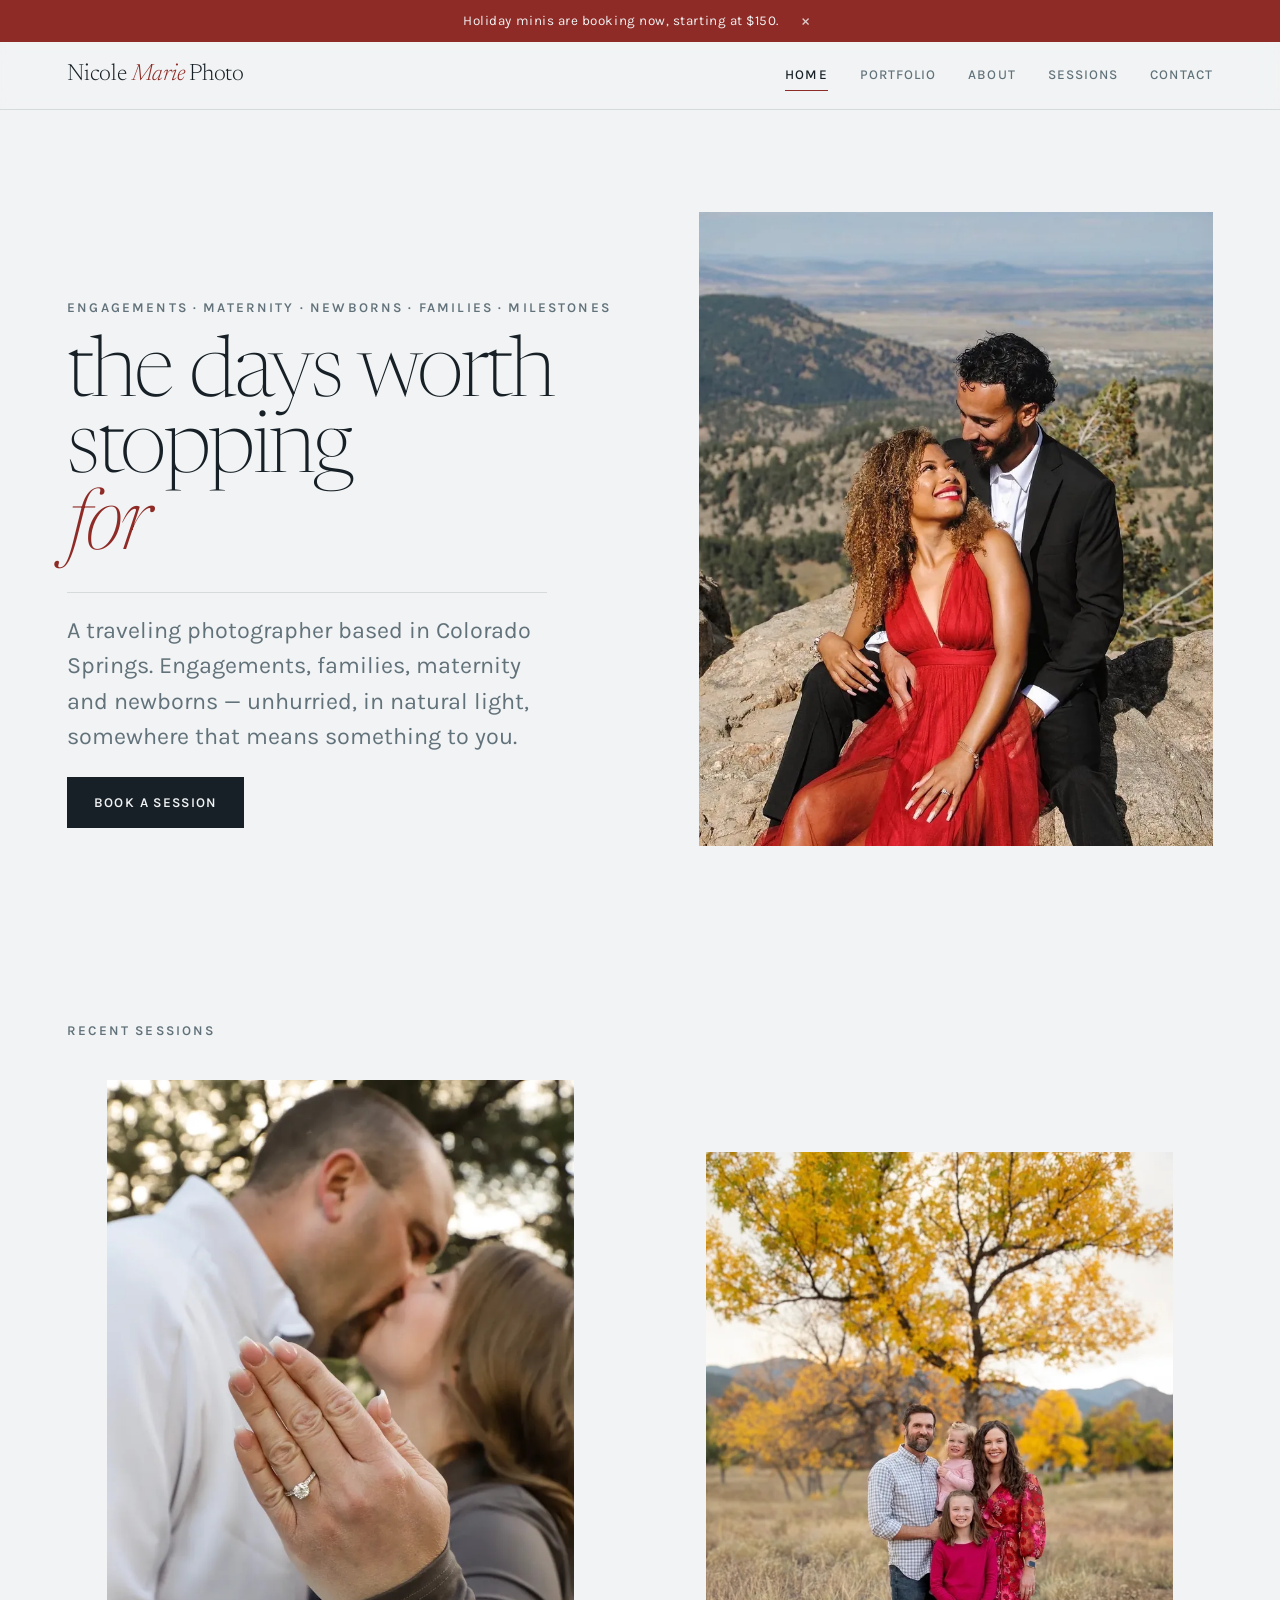
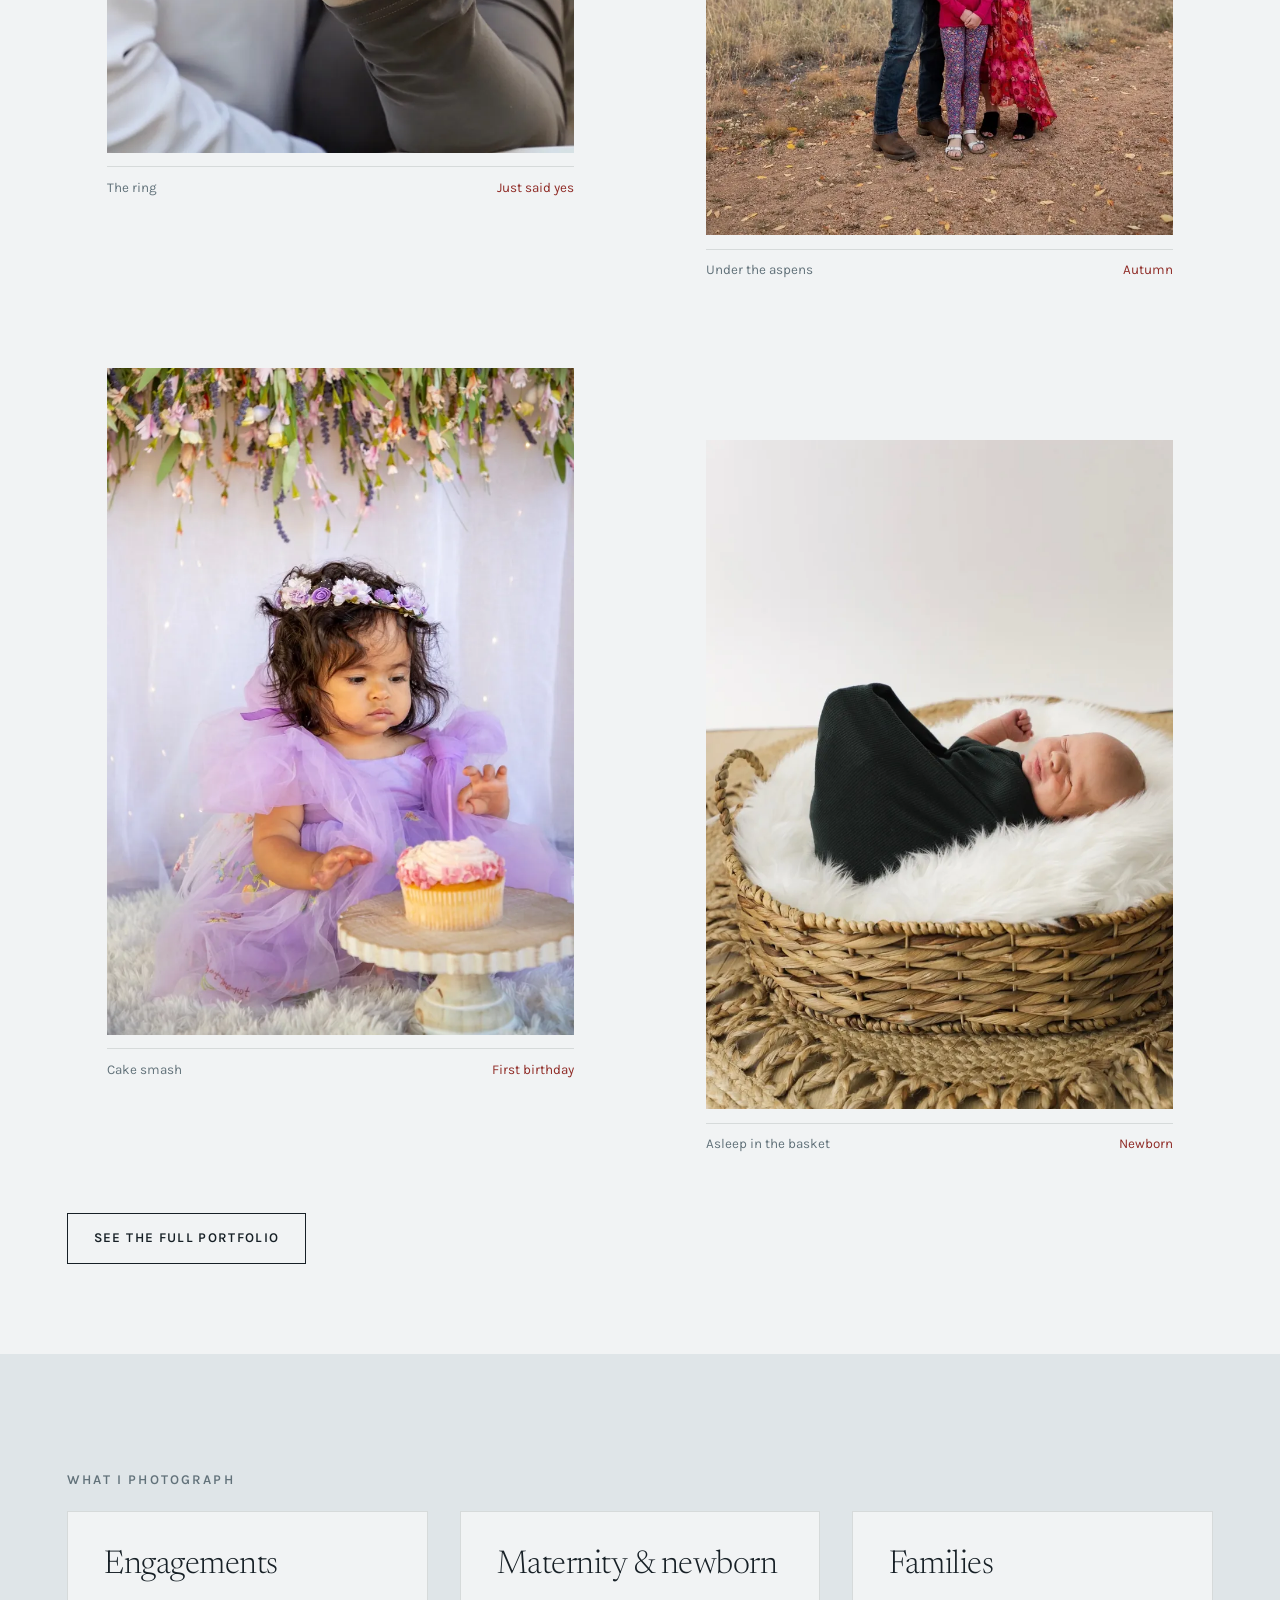
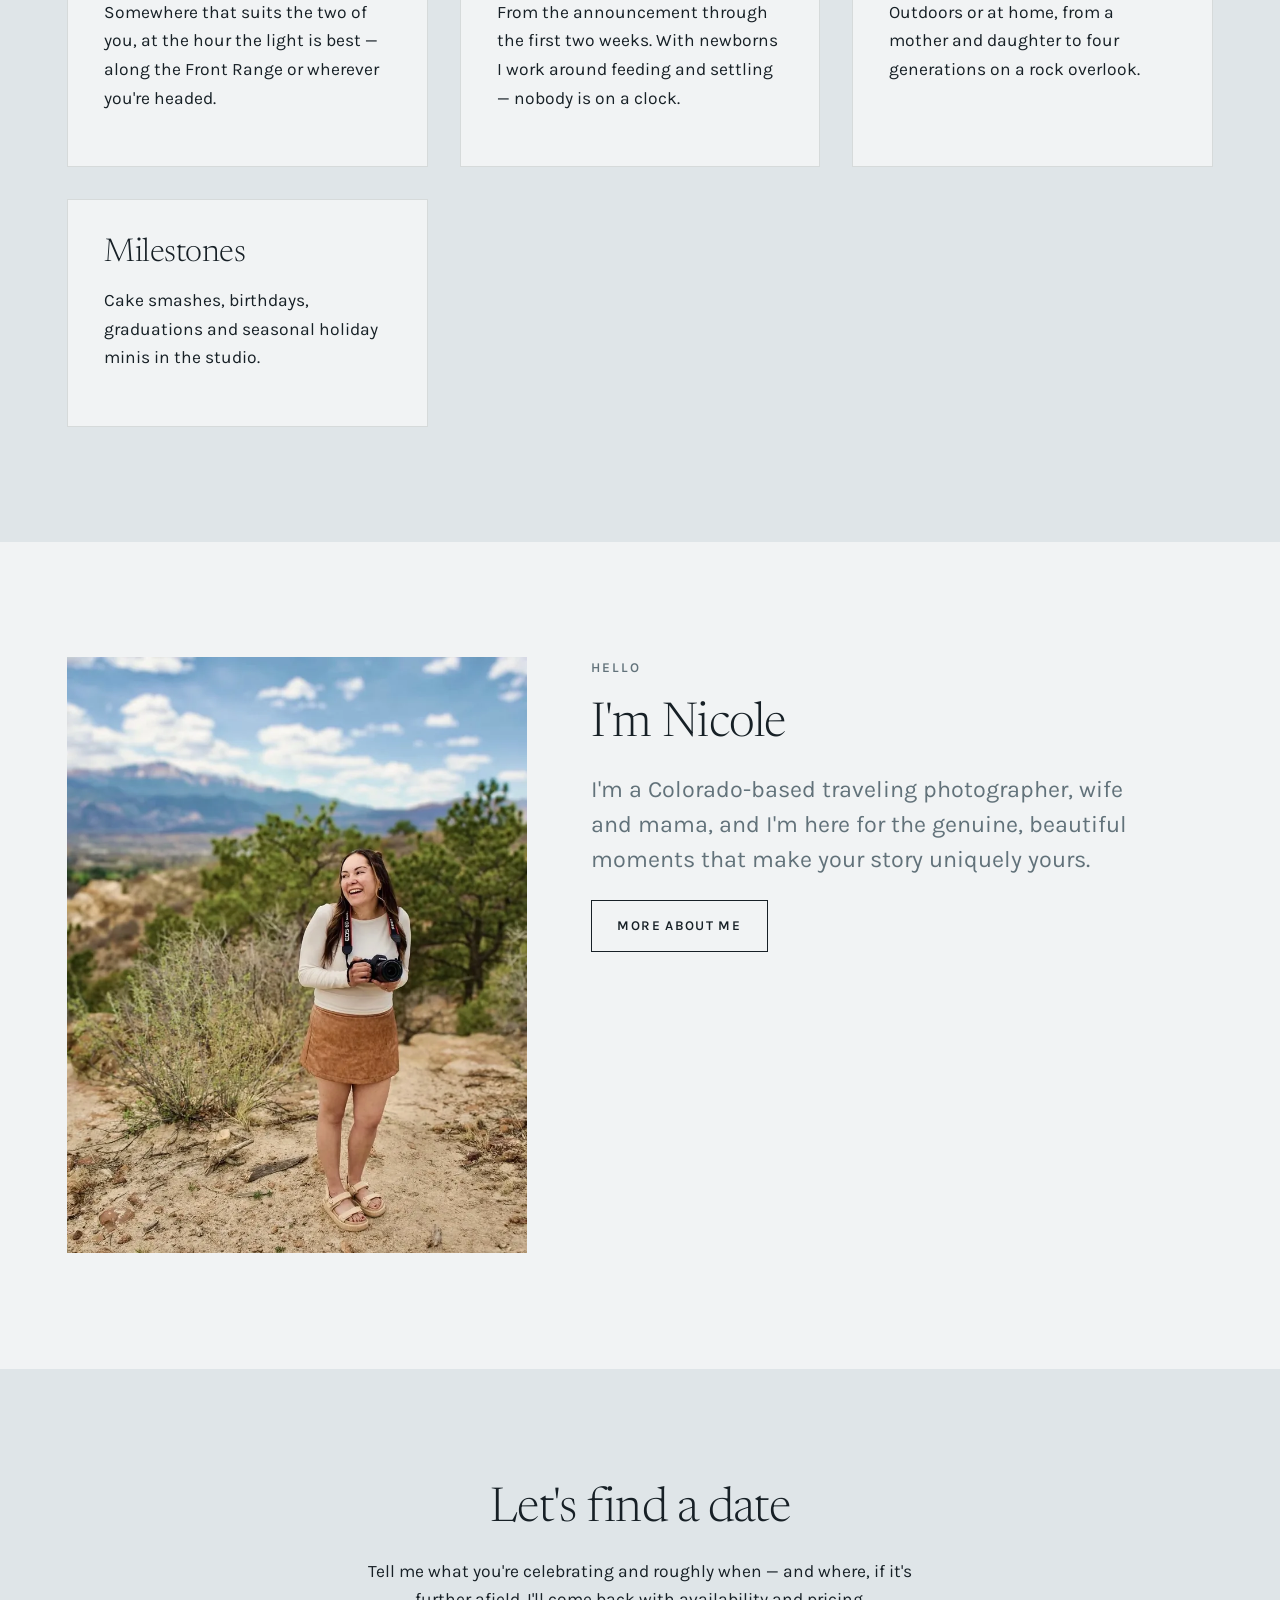
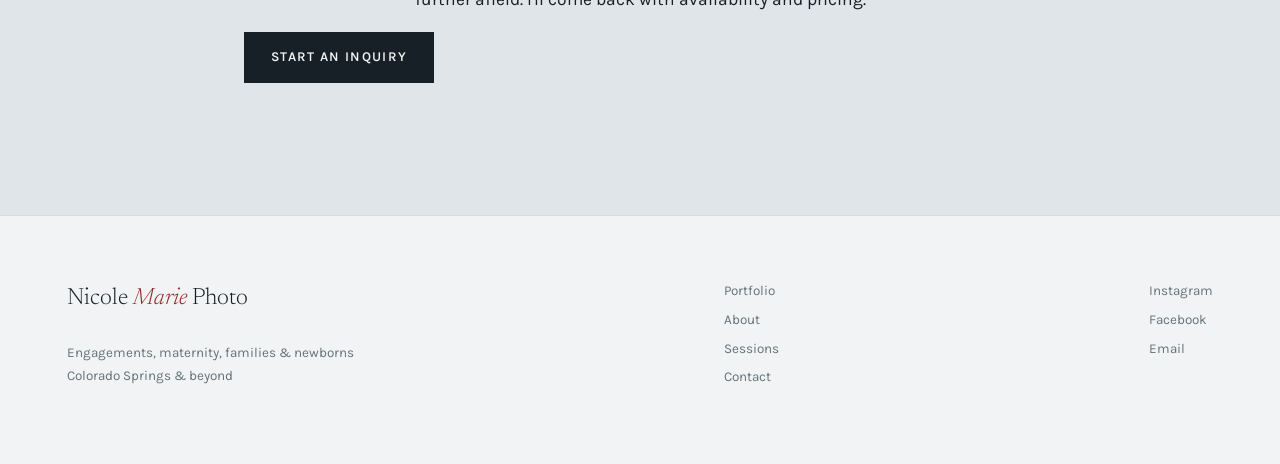
<file: site/index.html>
<!doctype html>
<html lang="en">
<head>
<meta charset="utf-8">
<meta name="viewport" content="width=device-width, initial-scale=1">
<title>Nicole Marie Photo — Engagement &amp; portrait photographer in Colorado Springs</title>
<meta name="description" content="Engagement, maternity, newborn and family photography by Nicole Marie — a traveling photographer based in Colorado Springs.">
<link rel="preconnect" href="https://fonts.googleapis.com">
<link rel="preconnect" href="https://fonts.gstatic.com" crossorigin>
<link href="https://fonts.googleapis.com/css2?family=Karla:wght@400;500;600&family=Newsreader:ital,opsz,wght@0,6..72,200..400;1,6..72,200..400&display=swap" rel="stylesheet">
<link rel="stylesheet" href="css/style.css">
</head>
<body>
<a class="skip" href="#main">Skip to content</a>

<header class="masthead">
  <div class="masthead__inner">
    <a class="wordmark" href="index.html">Nicole <em>Marie</em> Photo</a>
    <nav class="nav" aria-label="Main">
      <a href="index.html" aria-current="page">Home</a>
      <a href="portfolio.html">Portfolio</a>
      <a href="about.html">About</a>
      <a href="services.html">Sessions</a>
      <a href="contact.html">Contact</a>
    </nav>
  </div>
</header>

<main id="main">

  <!-- Hero -->
  <section class="wrap hero">
    <div>
      <p class="eyebrow">Engagements &middot; Maternity &middot; Newborns &middot; Families &middot; Milestones</p>
      <h1 class="hero__name">The days worth<br>stopping <em>for</em></h1>
      <div class="hero__note">
        <p class="lede">A traveling photographer based in Colorado Springs. Engagements, families, maternity and newborns — unhurried, in natural light, somewhere that means something to you.</p>
        <p><a class="btn" href="contact.html">Book a session</a></p>
      </div>
    </div>
    <picture class="hero__figure">
      <source
        type="image/webp"
        srcset="images/hero-800.webp 800w, images/hero.webp 1400w"
        sizes="(min-width: 60rem) 45vw, 100vw">
      <img
        src="images/hero.jpg"
        srcset="images/hero-800.jpg 800w, images/hero.jpg 1400w"
        sizes="(min-width: 60rem) 45vw, 100vw"
        width="1206" height="1487"
        alt="An engaged couple sitting on a rock outcrop above the Front Range foothills, she in a red gown looking up at him, he in a black suit."
        fetchpriority="high" decoding="async">
    </picture>
  </section>

  <!-- Recent work -->
  <section class="band band--tight">
    <div class="wrap">
      <p class="eyebrow rise">Recent sessions</p>
      <div class="plates">

        <figure class="plate rise">
          <picture>
            <source type="image/webp" srcset="images/eng-02-800.webp 800w, images/eng-02.webp 1206w" sizes="(min-width: 48rem) 45vw, 100vw">
            <img src="images/eng-02.jpg" srcset="images/eng-02-800.jpg 800w, images/eng-02.jpg 1206w" sizes="(min-width: 48rem) 45vw, 100vw"
              width="1206" height="1737" loading="lazy" decoding="async" alt="A close-up of a woman's hand showing her engagement ring while she and her fiance kiss behind it.">
          </picture>
          <figcaption><span>The ring</span><span class="marker">Just said yes</span></figcaption>
        </figure>

        <figure class="plate rise">
          <picture>
            <source type="image/webp" srcset="images/fam-01-800.webp 800w, images/fam-01.webp 1206w" sizes="(min-width: 48rem) 45vw, 100vw">
            <img src="images/fam-01.jpg" srcset="images/fam-01-800.jpg 800w, images/fam-01.jpg 1206w" sizes="(min-width: 48rem) 45vw, 100vw"
              width="1206" height="1764" loading="lazy" decoding="async" alt="A family of four standing together in a meadow beneath a golden aspen, mountains behind them.">
          </picture>
          <figcaption><span>Under the aspens</span><span class="marker">Autumn</span></figcaption>
        </figure>

        <figure class="plate rise">
          <picture>
            <source type="image/webp" srcset="images/ms-01-800.webp 800w, images/ms-01.webp 1206w" sizes="(min-width: 48rem) 45vw, 100vw">
            <img src="images/ms-01.jpg" srcset="images/ms-01-800.jpg 800w, images/ms-01.jpg 1206w" sizes="(min-width: 48rem) 45vw, 100vw"
              width="1206" height="1722" loading="lazy" decoding="async" alt="A one-year-old in a lilac tulle dress reaching toward a cupcake beneath hanging flowers.">
          </picture>
          <figcaption><span>Cake smash</span><span class="marker">First birthday</span></figcaption>
        </figure>

        <figure class="plate rise">
          <picture>
            <source type="image/webp" srcset="images/nb-01-800.webp 800w, images/nb-01.webp 1206w" sizes="(min-width: 48rem) 45vw, 100vw">
            <img src="images/nb-01.jpg" srcset="images/nb-01-800.jpg 800w, images/nb-01.jpg 1206w" sizes="(min-width: 48rem) 45vw, 100vw"
              width="1206" height="1728" loading="lazy" decoding="async" alt="A swaddled newborn sleeping in a woven basket lined with white fur.">
          </picture>
          <figcaption><span>Asleep in the basket</span><span class="marker">Newborn</span></figcaption>
        </figure>

      </div>
      <p style="margin-top:2.5rem"><a class="btn btn--ghost" href="portfolio.html">See the full portfolio</a></p>
    </div>
  </section>

  <!-- What she shoots -->
  <section class="band band--mist">
    <div class="wrap">
      <p class="eyebrow rise">What I photograph</p>
      <div class="tiers">
        <article class="tier rise">
          <h3>Engagements</h3>
          <p>Somewhere that suits the two of you, at the hour the light is best — along the Front Range or wherever you're headed.</p>
        </article>
        <article class="tier rise">
          <h3>Maternity &amp; newborn</h3>
          <p>From the announcement through the first two weeks. With newborns I work around feeding and settling — nobody is on a clock.</p>
        </article>

        <article class="tier rise">
          <h3>Families</h3>
          <p>Outdoors or at home, from a mother and daughter to four generations on a rock overlook.</p>
        </article>
        <article class="tier rise">
          <h3>Milestones</h3>
          <p>Cake smashes, birthdays, graduations and seasonal holiday minis in the studio.</p>
        </article>
      </div>
    </div>
  </section>

  <!-- About teaser -->
  <section class="band">
    <div class="wrap split">
      <picture class="portrait rise">
        <source type="image/webp" srcset="images/nicole-800.webp 800w, images/nicole.webp 1206w" sizes="(min-width: 54rem) 40vw, 100vw">
        <img src="images/nicole.jpg" srcset="images/nicole-800.jpg 800w, images/nicole.jpg 1206w" sizes="(min-width: 54rem) 40vw, 100vw"
          width="1206" height="1565" loading="lazy" decoding="async"
          alt="Nicole standing on a trail with her camera, laughing, with Pikes Peak and the Front Range behind her.">
      </picture>
      <div class="rise">
        <p class="eyebrow">Hello</p>
        <h2 style="font-size:var(--step-3);margin-bottom:1.25rem">I'm Nicole</h2>
        <p class="lede">I'm a Colorado-based traveling photographer, wife and mama, and I'm here for the genuine, beautiful moments that make your story uniquely yours.</p>
        <p><a class="btn btn--ghost" href="about.html">More about me</a></p>
      </div>
    </div>
  </section>

  <!-- CTA -->
  <section class="band band--mist">
    <div class="wrap" style="text-align:center">
      <h2 class="rise" style="font-size:var(--step-3);margin-bottom:1.25rem">Let's find a date</h2>
      <p class="rise" style="margin-inline:auto">Tell me what you're celebrating and roughly when — and where, if it's further afield. I'll come back with availability and pricing.</p>
      <p class="rise"><a class="btn" href="contact.html">Start an inquiry</a></p>
    </div>
  </section>

</main>

<footer class="footer">
  <div class="wrap footer__inner">
    <div>
      <p class="footer__brand">Nicole <em>Marie</em> Photo</p>
      <p>Engagements, maternity, families &amp; newborns<br>Colorado Springs &amp; beyond</p>
    </div>
    <ul>
      <li><a href="portfolio.html">Portfolio</a></li>
      <li><a href="about.html">About</a></li>
      <li><a href="services.html">Sessions</a></li>
      <li><a href="contact.html">Contact</a></li>
    </ul>
    <ul>
      <li><a href="https://www.instagram.com/_nicolemariephoto_/" rel="me noopener">Instagram</a></li>
      <li><a href="https://www.facebook.com/nicolemariephoto94" rel="me noopener">Facebook</a></li>
      <li><a href="mailto:nicole_lovall@icloud.com">Email</a></li>
    </ul>
  </div>
</footer>

<script src="js/main.js"></script>
</body>
</html>
</file>
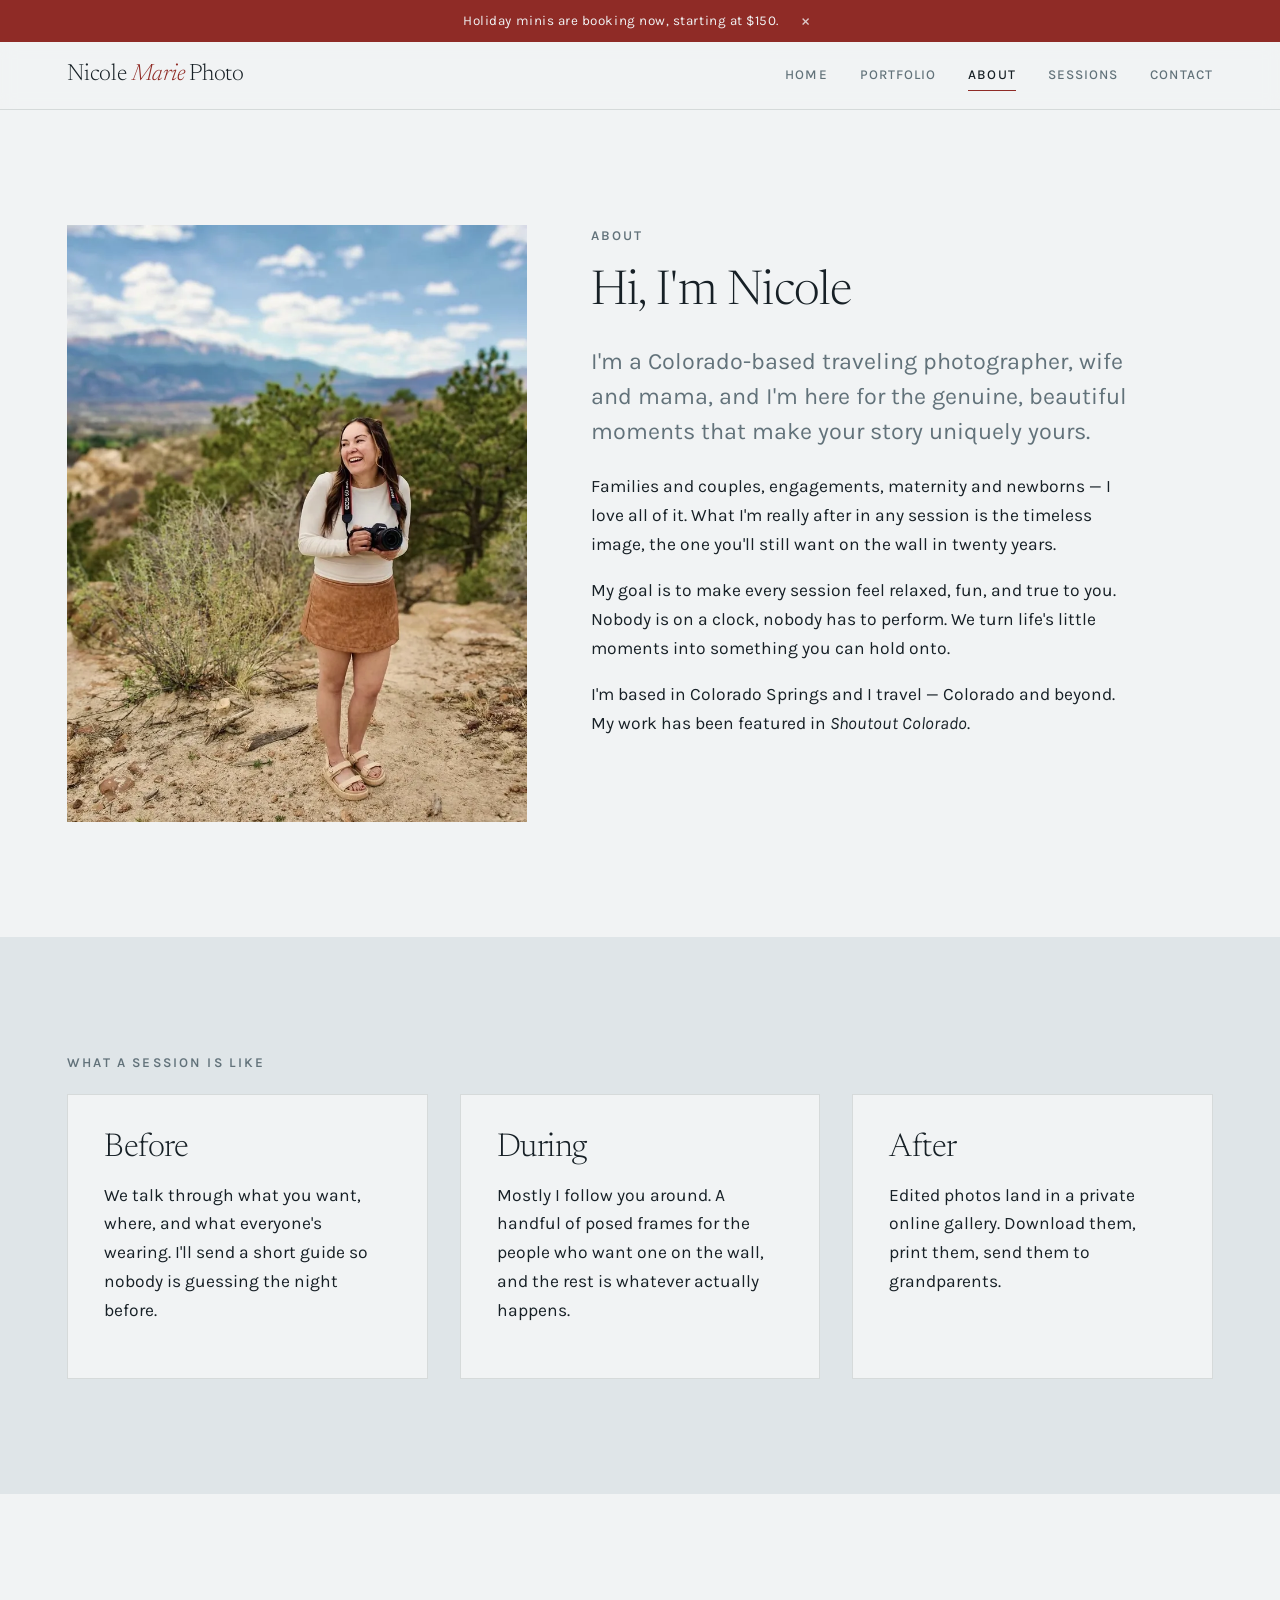
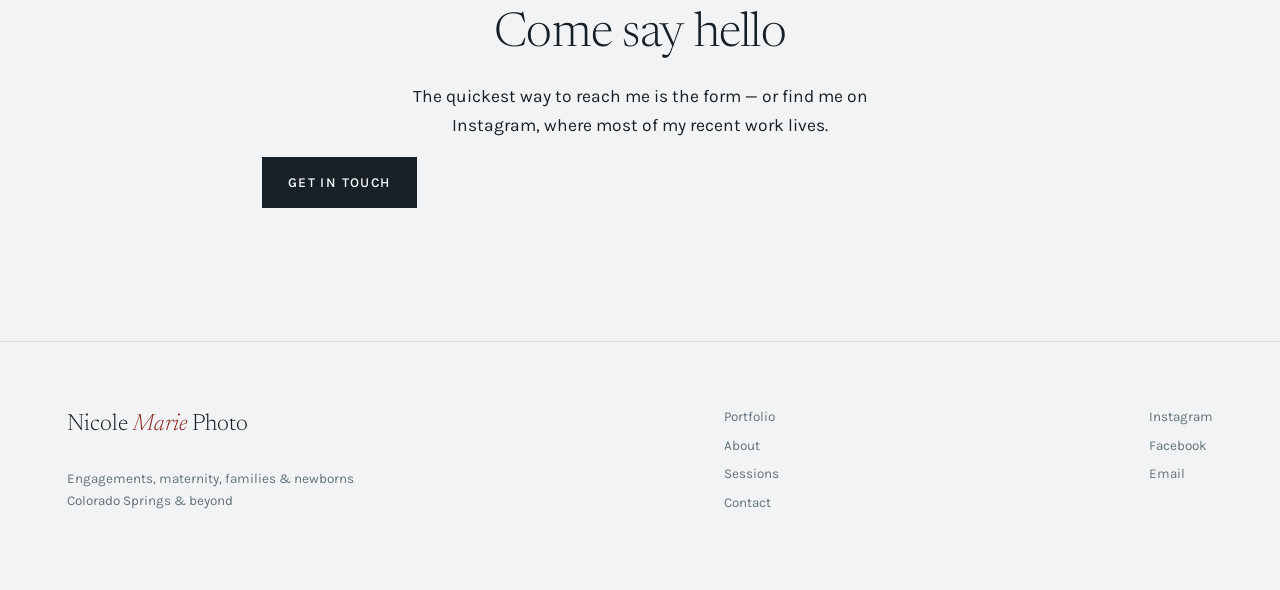
<file: site/about.html>
<!doctype html>
<html lang="en">
<head>
<meta charset="utf-8">
<meta name="viewport" content="width=device-width, initial-scale=1">
<title>About Nicole — Nicole Marie Photo</title>
<meta name="description" content="Meet Nicole Marie — traveling engagement, family and newborn photographer based in Colorado Springs.">
<link rel="preconnect" href="https://fonts.googleapis.com">
<link rel="preconnect" href="https://fonts.gstatic.com" crossorigin>
<link href="https://fonts.googleapis.com/css2?family=Karla:wght@400;500;600&family=Newsreader:ital,opsz,wght@0,6..72,200..400;1,6..72,200..400&display=swap" rel="stylesheet">
<link rel="stylesheet" href="css/style.css">
</head>
<body>
<a class="skip" href="#main">Skip to content</a>

<header class="masthead">
  <div class="masthead__inner">
    <a class="wordmark" href="index.html">Nicole <em>Marie</em> Photo</a>
    <nav class="nav" aria-label="Main">
      <a href="index.html">Home</a>
      <a href="portfolio.html">Portfolio</a>
      <a href="about.html" aria-current="page">About</a>
      <a href="services.html">Sessions</a>
      <a href="contact.html">Contact</a>
    </nav>
  </div>
</header>

<main id="main">
  <section class="band">
    <div class="wrap split">
      <picture class="portrait rise">
        <source type="image/webp" srcset="images/nicole-800.webp 800w, images/nicole.webp 1206w" sizes="(min-width: 54rem) 40vw, 100vw">
        <img src="images/nicole.jpg" srcset="images/nicole-800.jpg 800w, images/nicole.jpg 1206w" sizes="(min-width: 54rem) 40vw, 100vw"
          width="1206" height="1565" loading="lazy" decoding="async"
          alt="Nicole standing on a trail with her camera, laughing, with Pikes Peak and the Front Range behind her.">
      </picture>
      <div class="rise">
        <p class="eyebrow">About</p>
        <h1 style="font-size:var(--step-3);margin-bottom:1.5rem">Hi, I'm Nicole</h1>
        <p class="lede">I'm a Colorado-based traveling photographer, wife and mama, and I'm here for the genuine, beautiful moments that make your story uniquely yours.</p>
        <p>Families and couples, engagements, maternity and newborns — I love all of it. What I'm really after in any session is the timeless image, the one you'll still want on the wall in twenty years.</p>
        <p>My goal is to make every session feel relaxed, fun, and true to you. Nobody is on a clock, nobody has to perform. We turn life's little moments into something you can hold onto.</p>
        <p>I'm based in Colorado Springs and I travel — Colorado and beyond. My work has been featured in <em>Shoutout Colorado</em>.</p>
      </div>
    </div>
  </section>

  <section class="band band--mist">
    <div class="wrap">
      <p class="eyebrow rise">What a session is like</p>
      <div class="tiers">
        <article class="tier rise">
          <h3>Before</h3>
          <p>We talk through what you want, where, and what everyone's wearing. I'll send a short guide so nobody is guessing the night before.</p>
        </article>
        <article class="tier rise">
          <h3>During</h3>
          <p>Mostly I follow you around. A handful of posed frames for the people who want one on the wall, and the rest is whatever actually happens.</p>
        </article>
        <article class="tier rise">
          <h3>After</h3>
          <p>Edited photos land in a private online gallery. Download them, print them, send them to grandparents.</p>
        </article>
      </div>
    </div>
  </section>

  <section class="band">
    <div class="wrap" style="text-align:center">
      <h2 class="rise" style="font-size:var(--step-3);margin-bottom:1.25rem">Come say hello</h2>
      <p class="rise" style="margin-inline:auto">The quickest way to reach me is the form — or find me on Instagram, where most of my recent work lives.</p>
      <p class="rise"><a class="btn" href="contact.html">Get in touch</a></p>
    </div>
  </section>
</main>

<footer class="footer">
  <div class="wrap footer__inner">
    <div>
      <p class="footer__brand">Nicole <em>Marie</em> Photo</p>
      <p>Engagements, maternity, families &amp; newborns<br>Colorado Springs &amp; beyond</p>
    </div>
    <ul>
      <li><a href="portfolio.html">Portfolio</a></li>
      <li><a href="about.html">About</a></li>
      <li><a href="services.html">Sessions</a></li>
      <li><a href="contact.html">Contact</a></li>
    </ul>
    <ul>
      <li><a href="https://www.instagram.com/_nicolemariephoto_/" rel="me noopener">Instagram</a></li>
      <li><a href="https://www.facebook.com/nicolemariephoto94" rel="me noopener">Facebook</a></li>
      <li><a href="mailto:nicole_lovall@icloud.com">Email</a></li>
    </ul>
  </div>
</footer>

<script src="js/main.js"></script>
</body>
</html>
</file>
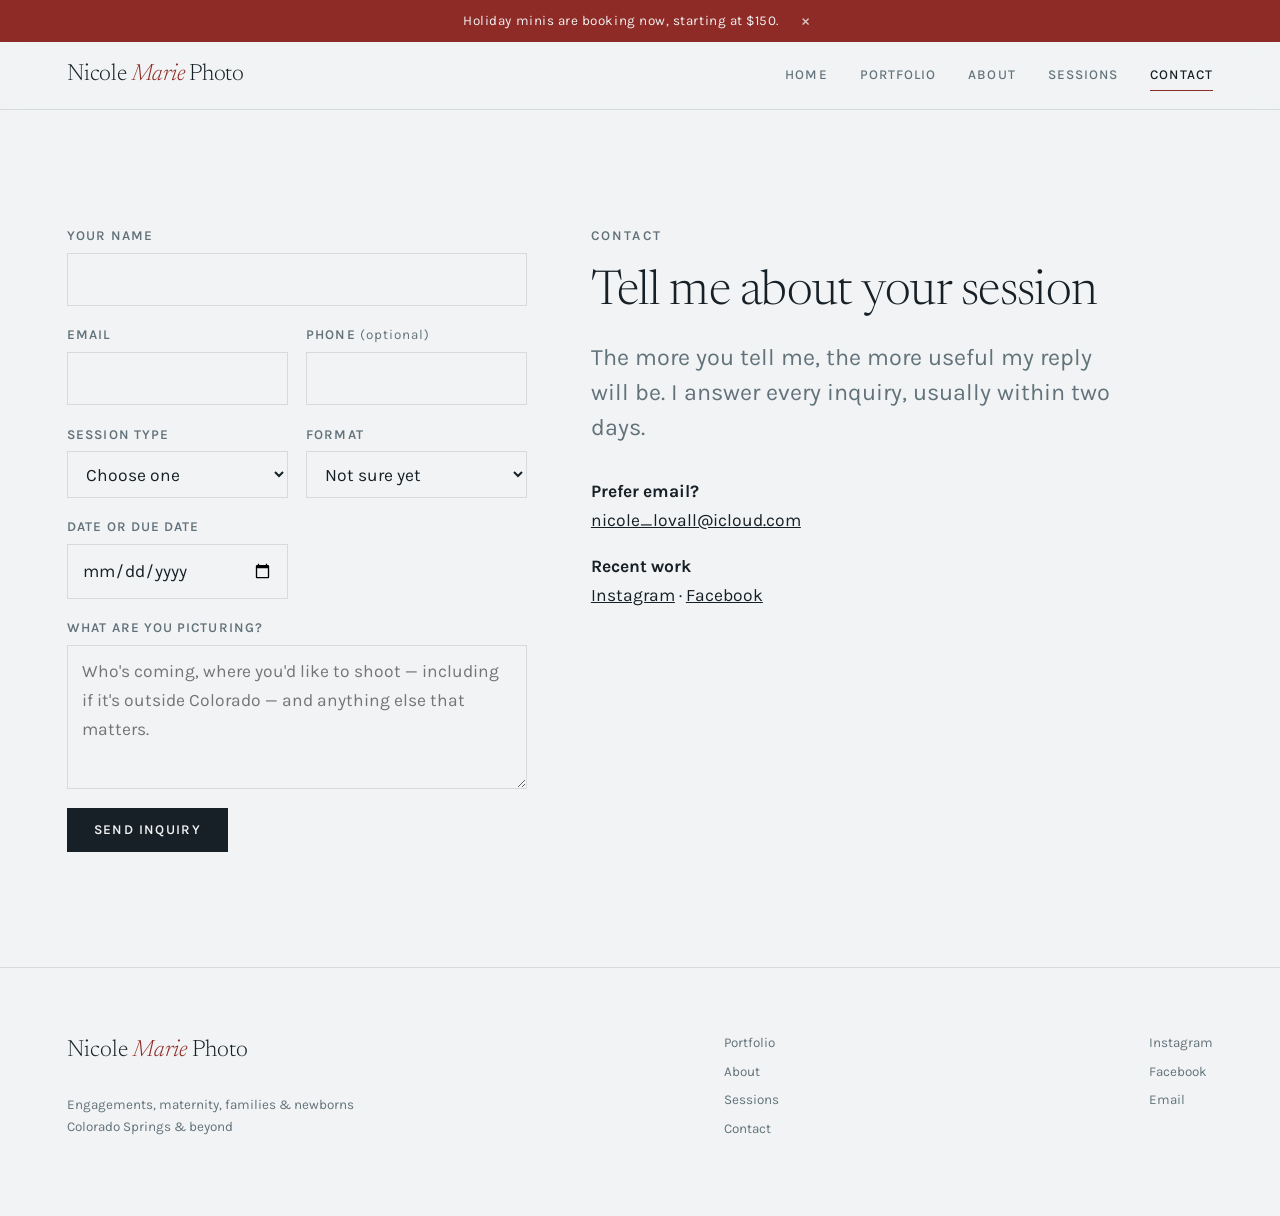
<file: site/contact.html>
<!doctype html>
<html lang="en">
<head>
<meta charset="utf-8">
<meta name="viewport" content="width=device-width, initial-scale=1">
<title>Contact — Nicole Marie Photo, Colorado Springs</title>
<meta name="description" content="Enquire about an engagement, maternity, newborn or family photography session with Nicole Marie.">
<link rel="preconnect" href="https://fonts.googleapis.com">
<link rel="preconnect" href="https://fonts.gstatic.com" crossorigin>
<link href="https://fonts.googleapis.com/css2?family=Karla:wght@400;500;600&family=Newsreader:ital,opsz,wght@0,6..72,200..400;1,6..72,200..400&display=swap" rel="stylesheet">
<link rel="stylesheet" href="css/style.css">
</head>
<body>
<a class="skip" href="#main">Skip to content</a>

<header class="masthead">
  <div class="masthead__inner">
    <a class="wordmark" href="index.html">Nicole <em>Marie</em> Photo</a>
    <nav class="nav" aria-label="Main">
      <a href="index.html">Home</a>
      <a href="portfolio.html">Portfolio</a>
      <a href="about.html">About</a>
      <a href="services.html">Sessions</a>
      <a href="contact.html" aria-current="page">Contact</a>
    </nav>
  </div>
</header>

<main id="main">
  <section class="band">
    <div class="wrap split split--flip">

      <div class="rise">
        <p class="eyebrow">Contact</p>
        <h1 style="font-size:var(--step-3);margin-bottom:1.25rem">Tell me about your session</h1>
        <p class="lede">The more you tell me, the more useful my reply will be. I answer every inquiry, usually within two days.</p>
        <p style="margin-top:2rem">
          <strong>Prefer email?</strong><br>
          <a href="mailto:nicole_lovall@icloud.com">nicole_lovall@icloud.com</a>
        </p>
        <p>
          <strong>Recent work</strong><br>
          <a href="https://www.instagram.com/_nicolemariephoto_/" rel="me noopener">Instagram</a> &middot;
          <a href="https://www.facebook.com/nicolemariephoto94" rel="me noopener">Facebook</a>
        </p>
      </div>

      <form class="form rise" data-inquiry-form novalidate>

        <!-- Honeypot: hidden from people, filled in by naive bots -->
        <div class="hp" aria-hidden="true">
          <label for="botcheck">Leave this empty</label>
          <input id="botcheck" type="text" name="botcheck" tabindex="-1" autocomplete="off">
        </div>

        <div class="field">
          <label for="name">Your name</label>
          <input id="name" name="name" type="text" required maxlength="100" autocomplete="name">
        </div>

        <div class="field--pair">
          <div class="field">
            <label for="email">Email</label>
            <input id="email" name="email" type="email" required maxlength="150" autocomplete="email">
          </div>
          <div class="field">
            <label for="phone">Phone <span style="text-transform:none;font-weight:400">(optional)</span></label>
            <input id="phone" name="phone" type="tel" maxlength="30" autocomplete="tel">
          </div>
        </div>

        <div class="field--pair">
          <div class="field">
            <label for="session_type">Session type</label>
            <select id="session_type" name="session_type" required>
              <option value="">Choose one</option>
              <option>Engagement</option>
              <option>Maternity</option>
              <option>Newborn</option>
              <option>Family</option>
              <option>Graduation or senior portraits</option>
              <option>Birthday or event</option>
              <option>Something else</option>
            </select>
          </div>
          <div class="field">
            <label for="session_format">Format</label>
            <select id="session_format" name="session_format">
              <option value="">Not sure yet</option>
              <option>Mini session (from $75)</option>
              <option>Full session (from $150)</option>
            </select>
          </div>
        </div>

        <div class="field--pair">
          <div class="field">
            <label for="preferred_date">Date or due date</label>
            <input id="preferred_date" name="preferred_date" type="date">
          </div>
        </div>

        <div class="field">
          <label for="message">What are you picturing?</label>
          <textarea id="message" name="message" required maxlength="2000"
            placeholder="Who's coming, where you'd like to shoot — including if it's outside Colorado — and anything else that matters."></textarea>
        </div>

        <div class="form__status" data-status hidden role="status" aria-live="polite"></div>

        <div>
          <button class="btn" type="submit">Send inquiry</button>
        </div>

      </form>

    </div>
  </section>
</main>

<footer class="footer">
  <div class="wrap footer__inner">
    <div>
      <p class="footer__brand">Nicole <em>Marie</em> Photo</p>
      <p>Engagements, maternity, families &amp; newborns<br>Colorado Springs &amp; beyond</p>
    </div>
    <ul>
      <li><a href="portfolio.html">Portfolio</a></li>
      <li><a href="about.html">About</a></li>
      <li><a href="services.html">Sessions</a></li>
      <li><a href="contact.html">Contact</a></li>
    </ul>
    <ul>
      <li><a href="https://www.instagram.com/_nicolemariephoto_/" rel="me noopener">Instagram</a></li>
      <li><a href="https://www.facebook.com/nicolemariephoto94" rel="me noopener">Facebook</a></li>
      <li><a href="mailto:nicole_lovall@icloud.com">Email</a></li>
    </ul>
  </div>
</footer>

<script src="js/main.js"></script>
</body>
</html>
</file>
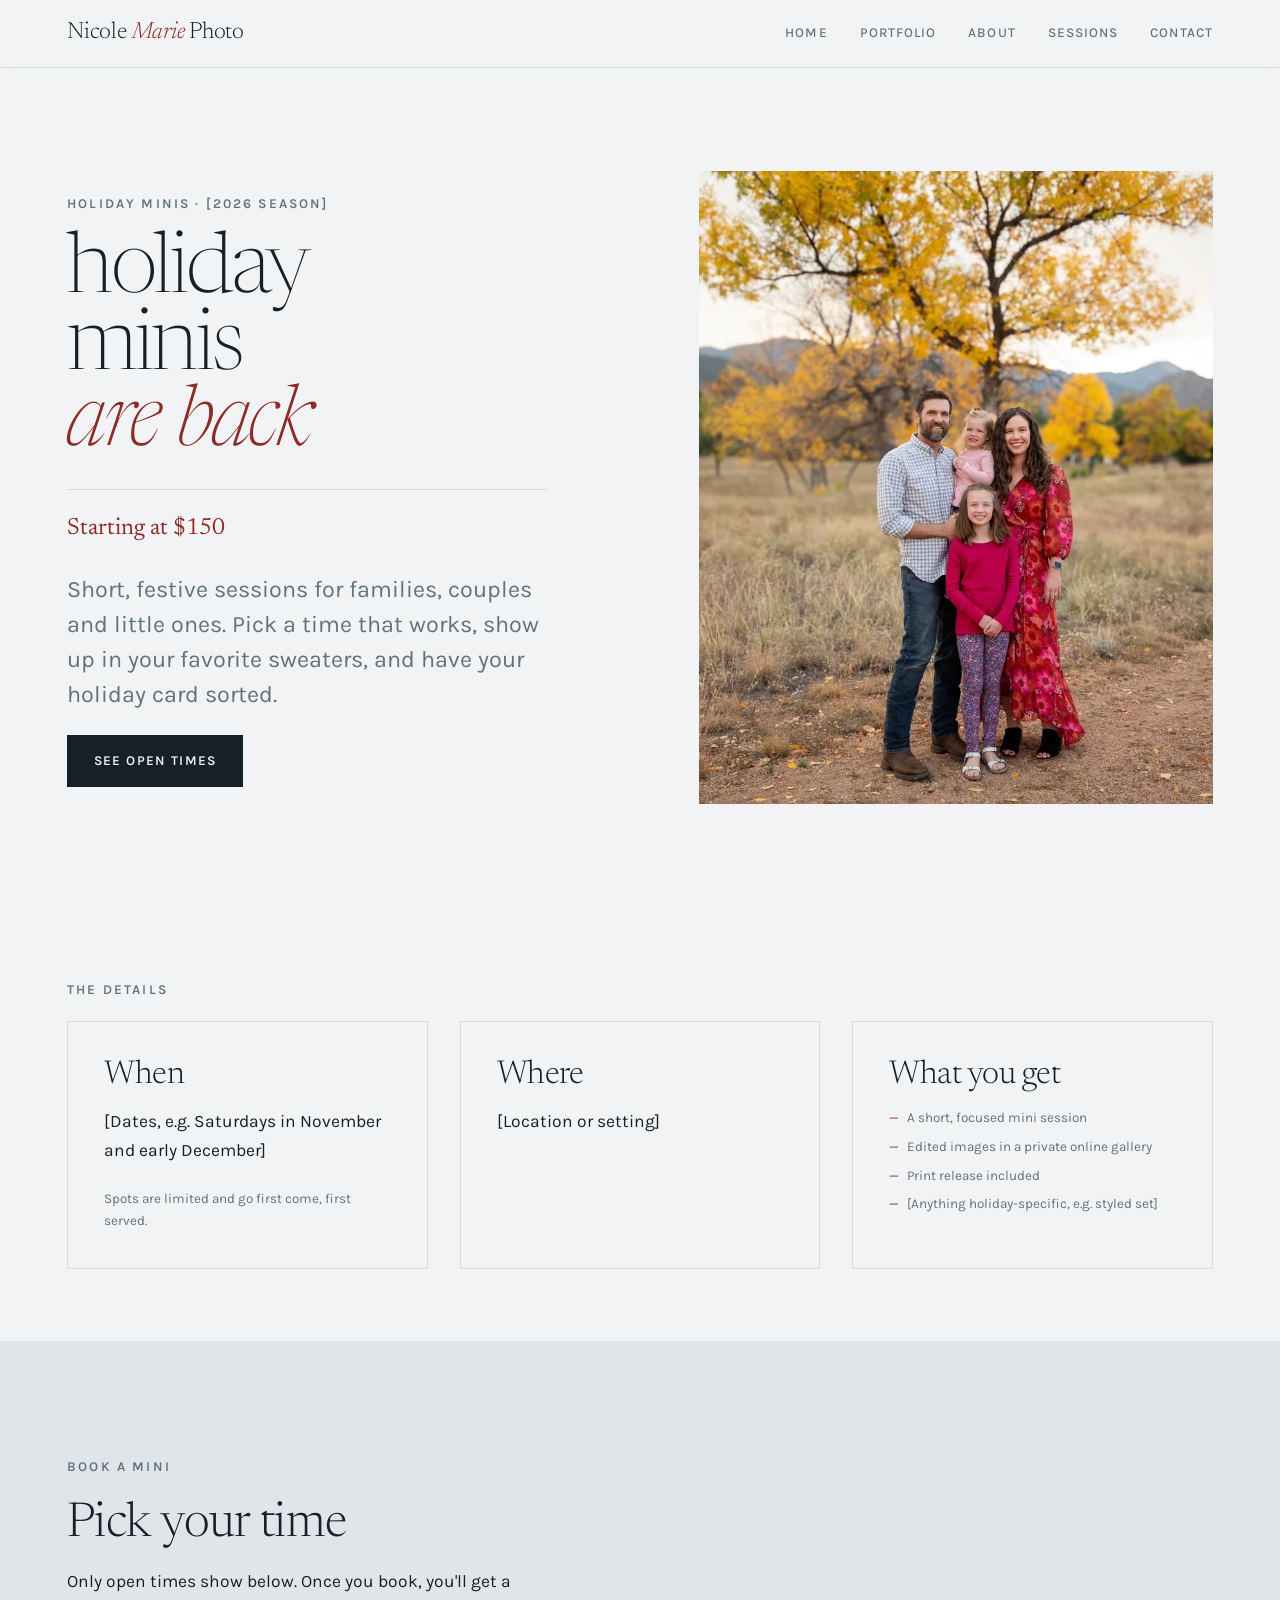
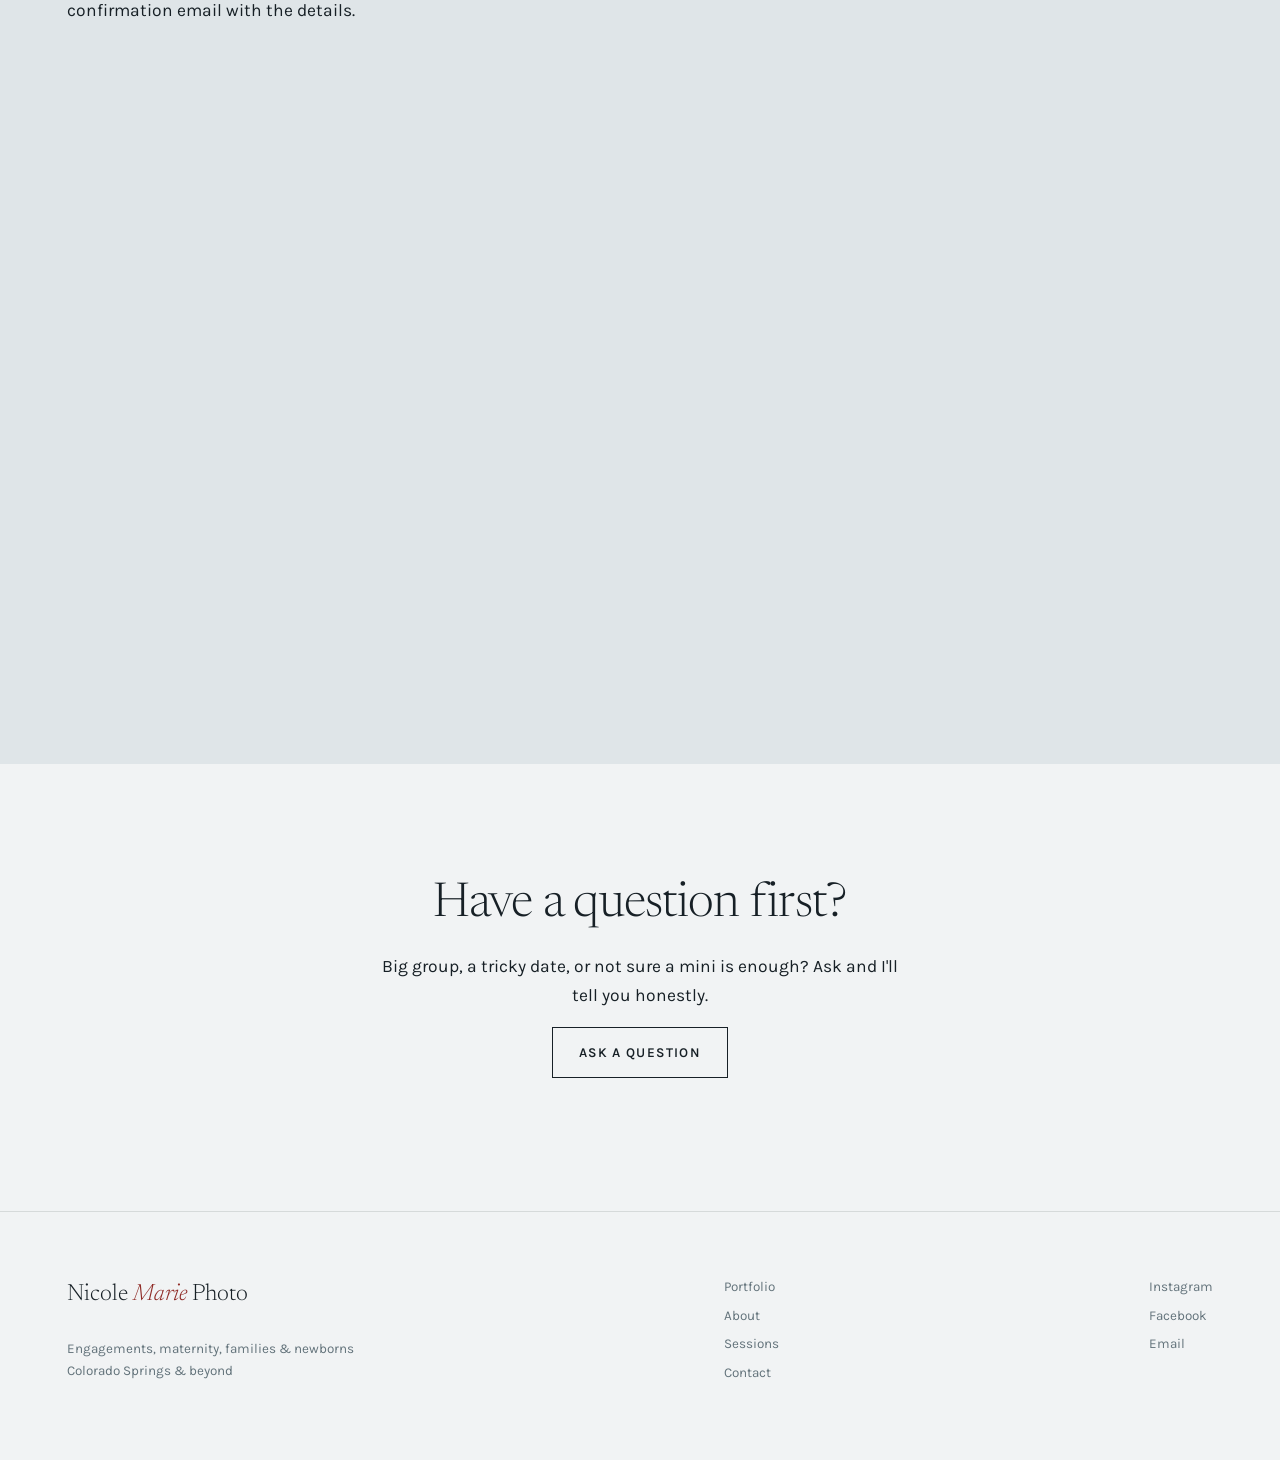
<file: site/holiday.html>
<!doctype html>
<html lang="en">
<head>
<meta charset="utf-8">
<meta name="viewport" content="width=device-width, initial-scale=1">
<title>Holiday minis — Nicole Marie Photo, Colorado Springs</title>
<meta name="description" content="Holiday mini sessions in Colorado Springs, starting at $150. Limited dates — book your spot online.">

<!-- Link preview when the page is shared (Instagram, Facebook, texts).
     og:image must be an absolute URL. Swap in the final holiday photo. -->
<meta property="og:type" content="website">
<meta property="og:title" content="Holiday minis with Nicole Marie Photo">
<meta property="og:description" content="Short, festive sessions in Colorado Springs, starting at $150. Limited dates.">
<meta property="og:url" content="https://nicolemariephoto.net/holiday.html">
<meta property="og:image" content="https://nicolemariephoto.net/images/fam-01.jpg">

<link rel="preconnect" href="https://fonts.googleapis.com">
<link rel="preconnect" href="https://fonts.gstatic.com" crossorigin>
<link href="https://fonts.googleapis.com/css2?family=Karla:wght@400;500;600&family=Newsreader:ital,opsz,wght@0,6..72,200..400;1,6..72,200..400&display=swap" rel="stylesheet">
<link rel="stylesheet" href="css/style.css">
</head>
<body>
<a class="skip" href="#main">Skip to content</a>

<header class="masthead">
  <div class="masthead__inner">
    <a class="wordmark" href="index.html">Nicole <em>Marie</em> Photo</a>
    <nav class="nav" aria-label="Main">
      <a href="index.html">Home</a>
      <a href="portfolio.html">Portfolio</a>
      <a href="about.html">About</a>
      <a href="services.html">Sessions</a>
      <a href="contact.html">Contact</a>
    </nav>
  </div>
</header>

<main id="main">

  <!-- ==========================================================
       PLACEHOLDERS: anything inside [square brackets] is waiting
       on Nicole. Search this file for "[" to find them all.
       ========================================================== -->

  <section class="wrap hero">
    <div>
      <p class="eyebrow">Holiday minis &middot; [2026 season]</p>
      <h1 class="hero__name">Holiday<br>minis<em>are back</em></h1>
      <div class="hero__note">
        <p class="tier__price">Starting at $150</p>
        <p class="lede">Short, festive sessions for families, couples and little ones. Pick a time that works, show up in your favorite sweaters, and have your holiday card sorted.</p>
        <p><a class="btn" href="#book">See open times</a></p>
      </div>
    </div>
    <!-- Swap for the holiday hero photo once Nicole picks one. -->
    <picture class="hero__figure">
      <source type="image/webp" srcset="images/fam-01-800.webp 800w, images/fam-01.webp 1206w" sizes="(min-width: 60rem) 45vw, 100vw">
      <img src="images/fam-01.jpg" srcset="images/fam-01-800.jpg 800w, images/fam-01.jpg 1206w" sizes="(min-width: 60rem) 45vw, 100vw"
        width="1206" height="1764" fetchpriority="high" decoding="async"
        alt="A family of four standing together in a meadow beneath a golden aspen, mountains behind them.">
    </picture>
  </section>

  <section class="band band--tight">
    <div class="wrap">
      <p class="eyebrow rise">The details</p>
      <div class="tiers">
        <article class="tier rise">
          <h3>When</h3>
          <p>[Dates, e.g. Saturdays in November and early December]</p>
          <p class="tier__note">Spots are limited and go first come, first served.</p>
        </article>
        <article class="tier rise">
          <h3>Where</h3>
          <p>[Location or setting]</p>
        </article>
        <article class="tier rise">
          <h3>What you get</h3>
          <ul>
            <li>A short, focused mini session</li>
            <li>Edited images in a private online gallery</li>
            <li>Print release included</li>
            <li>[Anything holiday-specific, e.g. styled set]</li>
          </ul>
        </article>
      </div>
    </div>
  </section>

  <section class="band band--mist" id="book">
    <div class="wrap">
      <p class="eyebrow rise">Book a mini</p>
      <h2 class="rise" style="font-size:var(--step-3);margin-bottom:1rem">Pick your time</h2>
      <p class="rise">Only open times show below. Once you book, you'll get a confirmation email with the details.</p>

      <!-- ========================================================
           BOOKING EMBED (Cal.com inline)
           Shows Nicole's "Holidays Minis" booking link right on
           the page. To point at a different booking link later,
           change calLink below to "<username>/<link-slug>".
           ======================================================== -->
      <div class="booking rise">
        <div id="cal-holiday-minis" class="booking__cal"></div>
        <noscript>
          <p><a class="btn" href="https://cal.com/nicole-lovall-0dmy2y/holidays-minis">Open the booking calendar</a></p>
        </noscript>
      </div>
      <script type="text/javascript">
        (function (C, A, L) { let p = function (a, ar) { a.q.push(ar); }; let d = C.document; C.Cal = C.Cal || function () { let cal = C.Cal; let ar = arguments; if (!cal.loaded) { cal.ns = {}; cal.q = cal.q || []; d.head.appendChild(d.createElement("script")).src = A; cal.loaded = true; } if (ar[0] === L) { const api = function () { p(api, arguments); }; const namespace = ar[1]; api.q = api.q || []; if (typeof namespace === "string") { cal.ns[namespace] = cal.ns[namespace] || api; p(cal.ns[namespace], ar); p(cal, ["initNamespace", namespace]); } else p(cal, ar); return; } p(cal, ar); }; })(window, "https://app.cal.com/embed/embed.js", "init");
        Cal("init", "holiday-minis", { origin: "https://cal.com" });
        Cal.ns["holiday-minis"]("inline", {
          elementOrSelector: "#cal-holiday-minis",
          calLink: "nicole-lovall-0dmy2y/holidays-minis",
          layout: "month_view"
        });
        Cal.ns["holiday-minis"]("ui", { layout: "month_view" });
      </script>
    </div>
  </section>

  <section class="band">
    <div class="wrap" style="text-align:center">
      <h2 class="rise" style="font-size:var(--step-3);margin-bottom:1.25rem">Have a question first?</h2>
      <p class="rise" style="margin-inline:auto">Big group, a tricky date, or not sure a mini is enough? Ask and I'll tell you honestly.</p>
      <p class="rise" style="margin-inline:auto"><a class="btn btn--ghost" href="contact.html">Ask a question</a></p>
    </div>
  </section>
</main>

<footer class="footer">
  <div class="wrap footer__inner">
    <div>
      <p class="footer__brand">Nicole <em>Marie</em> Photo</p>
      <p>Engagements, maternity, families &amp; newborns<br>Colorado Springs &amp; beyond</p>
    </div>
    <ul>
      <li><a href="portfolio.html">Portfolio</a></li>
      <li><a href="about.html">About</a></li>
      <li><a href="services.html">Sessions</a></li>
      <li><a href="contact.html">Contact</a></li>
    </ul>
    <ul>
      <li><a href="https://www.instagram.com/_nicolemariephoto_/" rel="me noopener">Instagram</a></li>
      <li><a href="https://www.facebook.com/nicolemariephoto94" rel="me noopener">Facebook</a></li>
      <li><a href="mailto:nicole_lovall@icloud.com">Email</a></li>
    </ul>
  </div>
</footer>

<script src="js/main.js"></script>
</body>
</html>
</file>
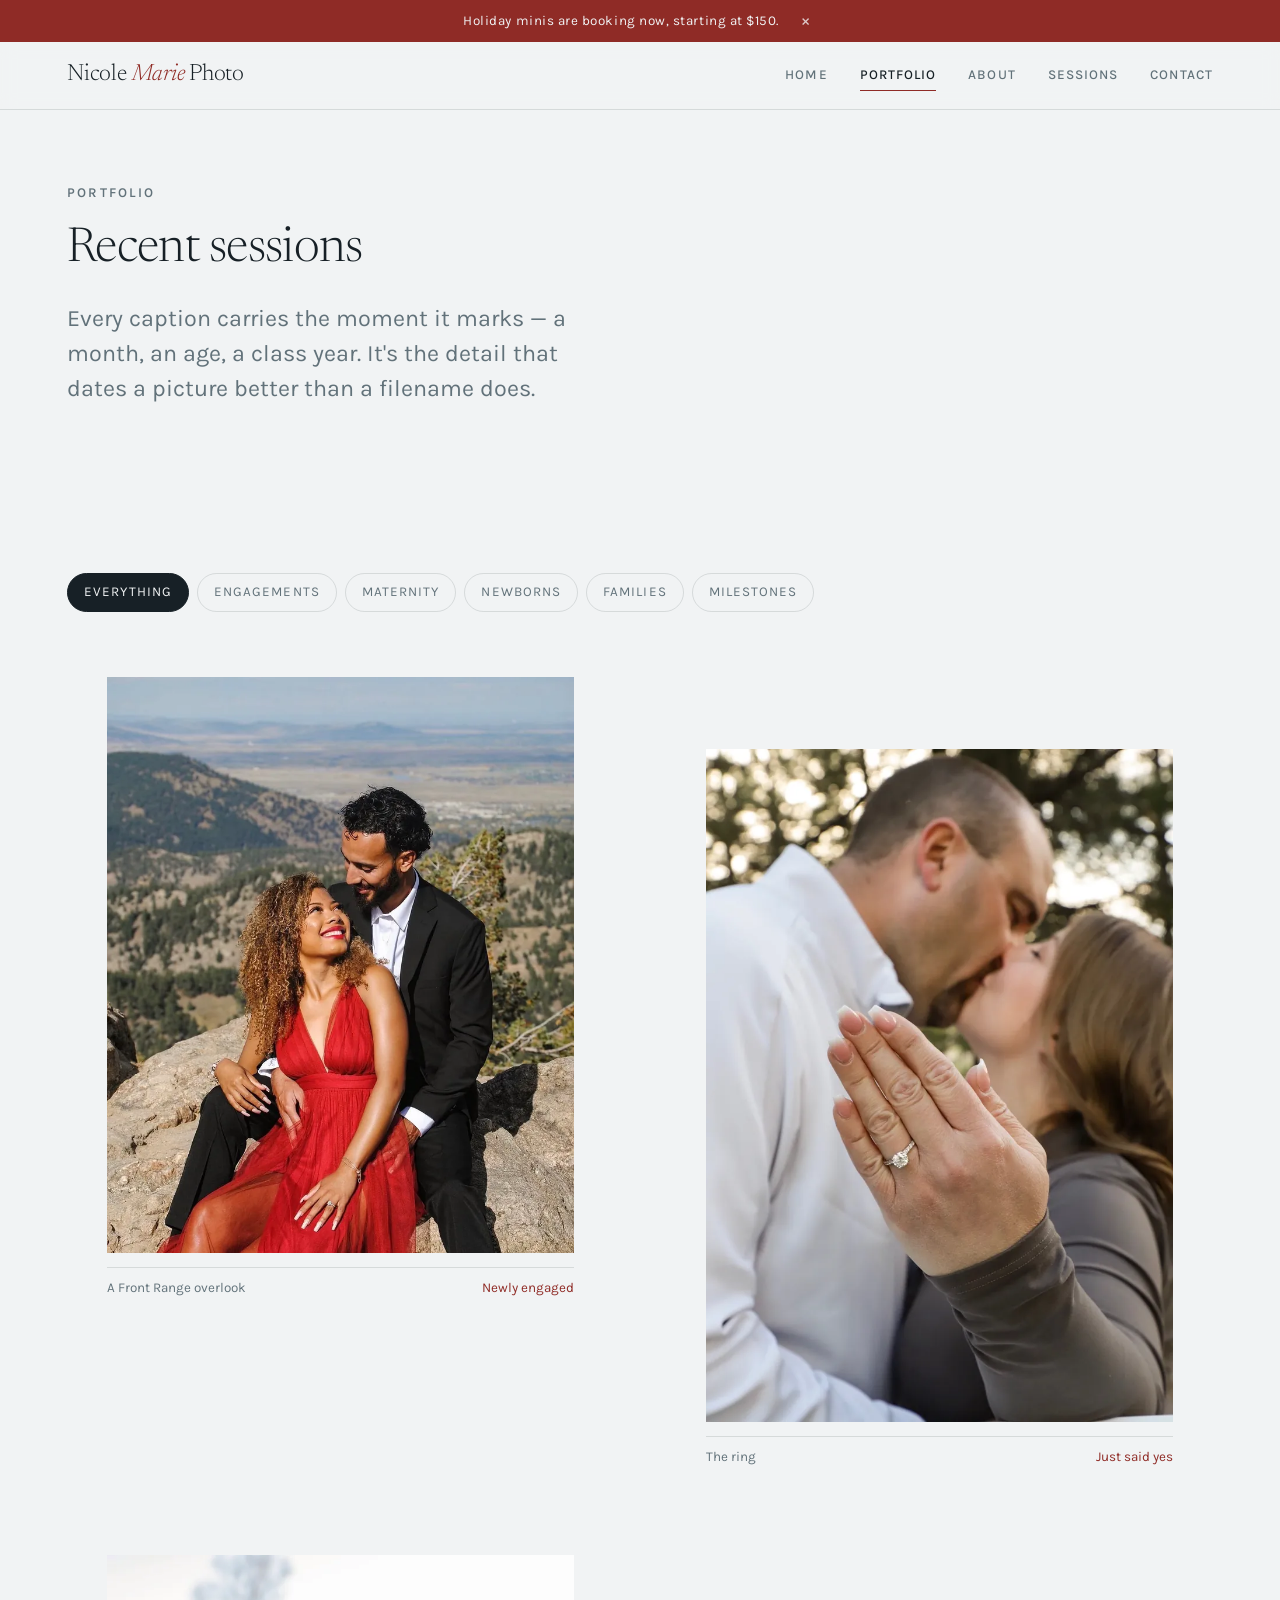
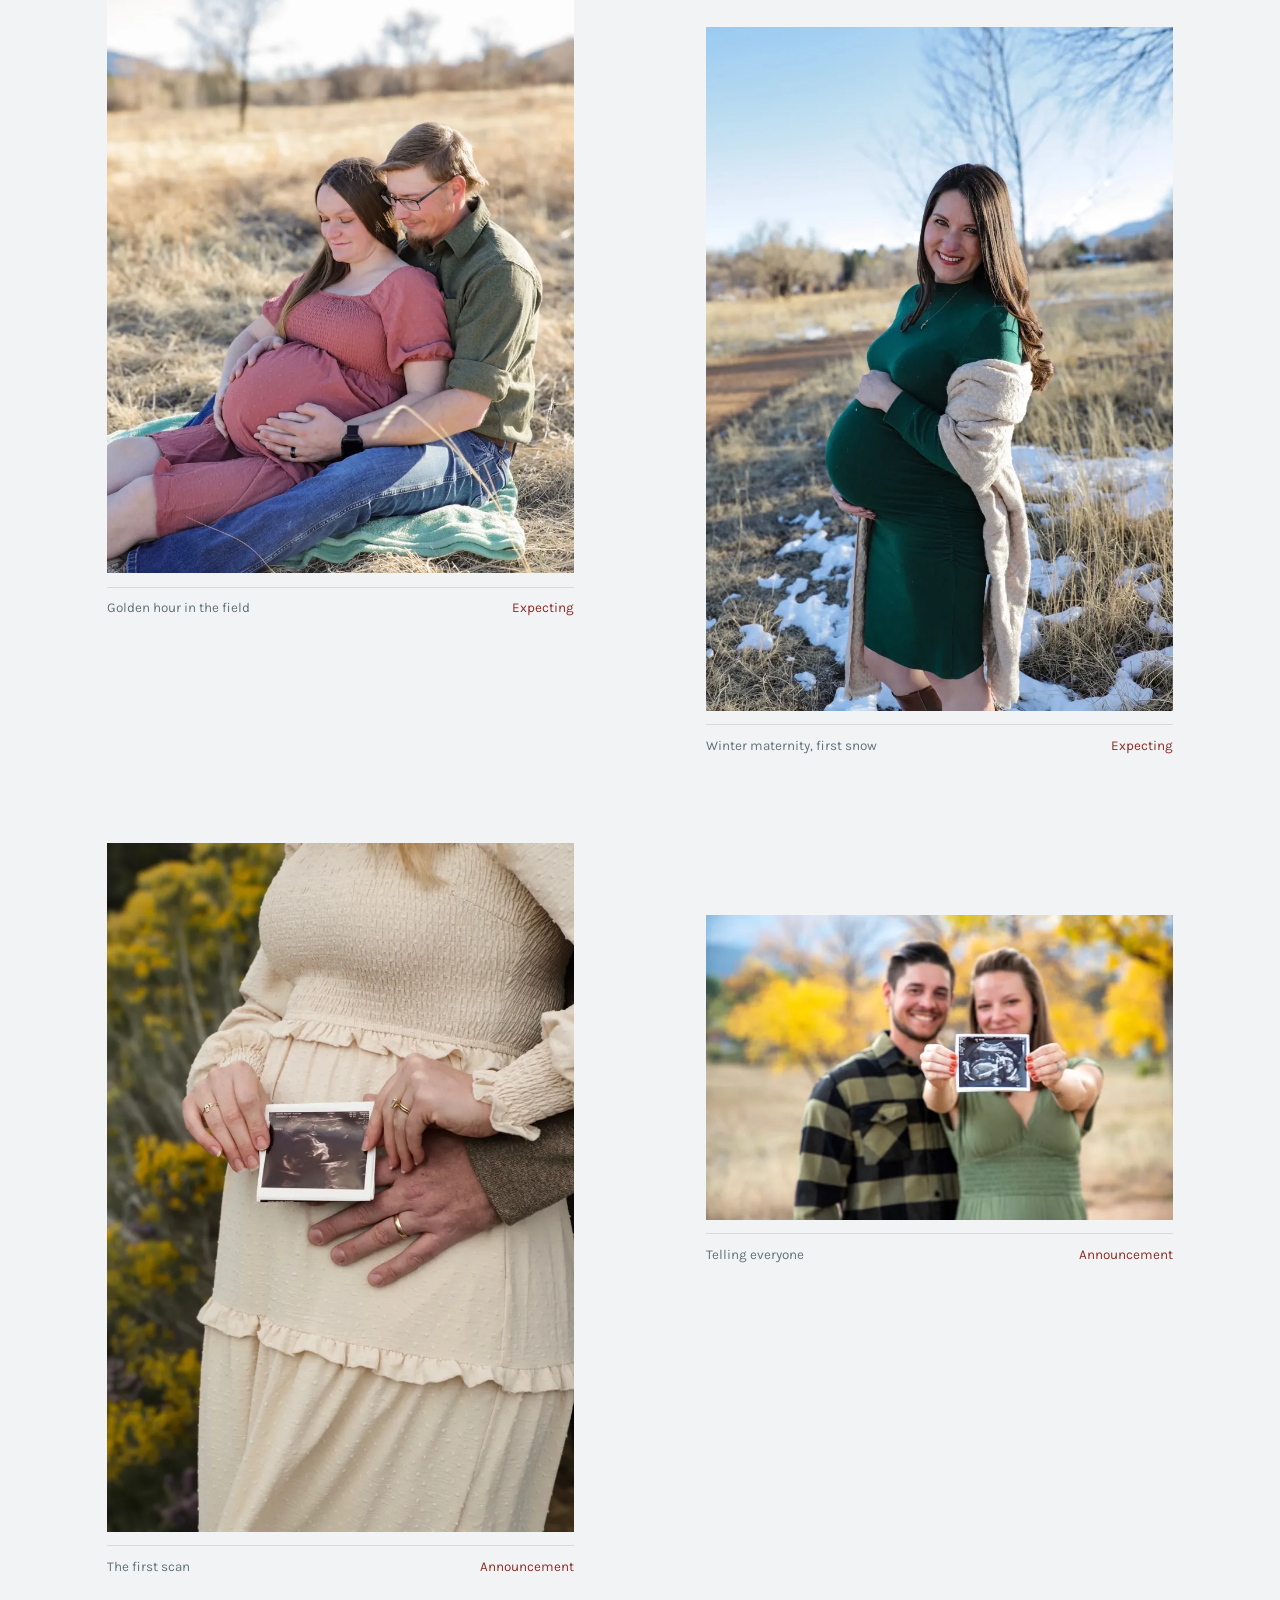
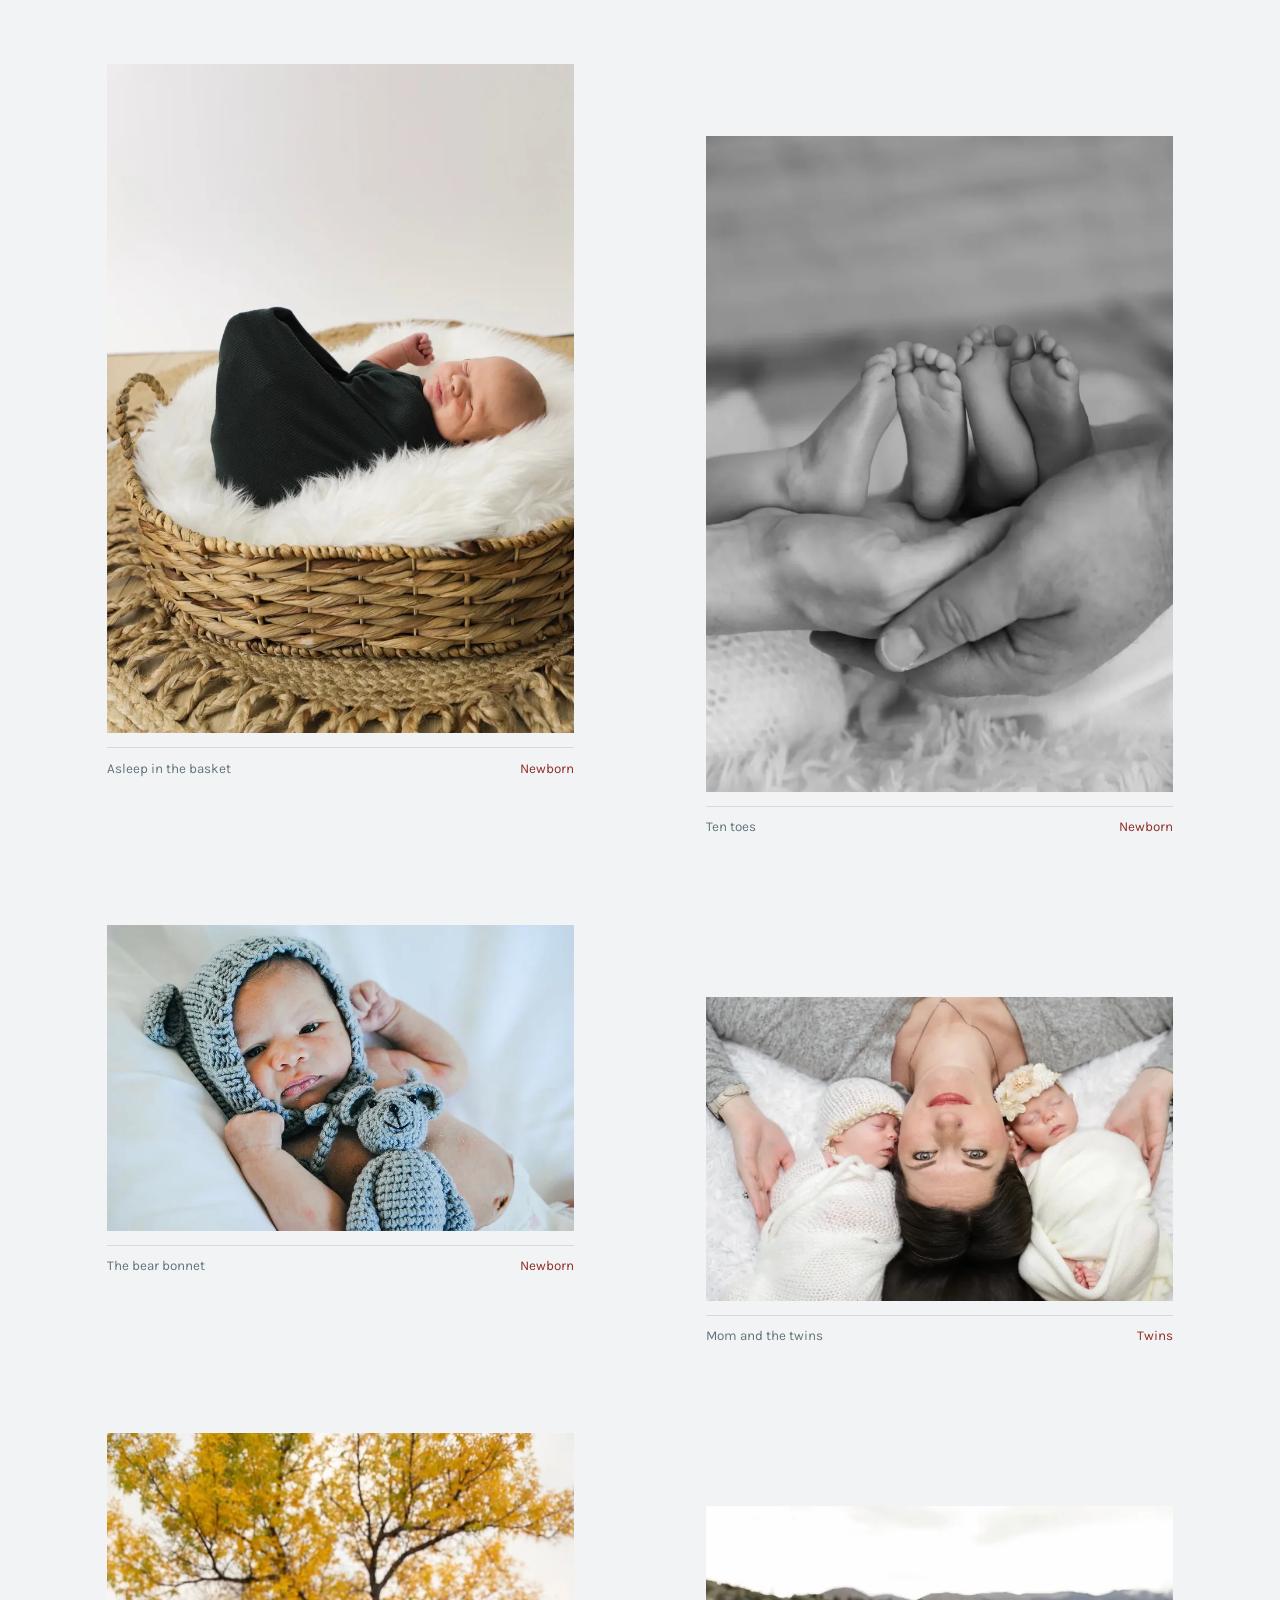
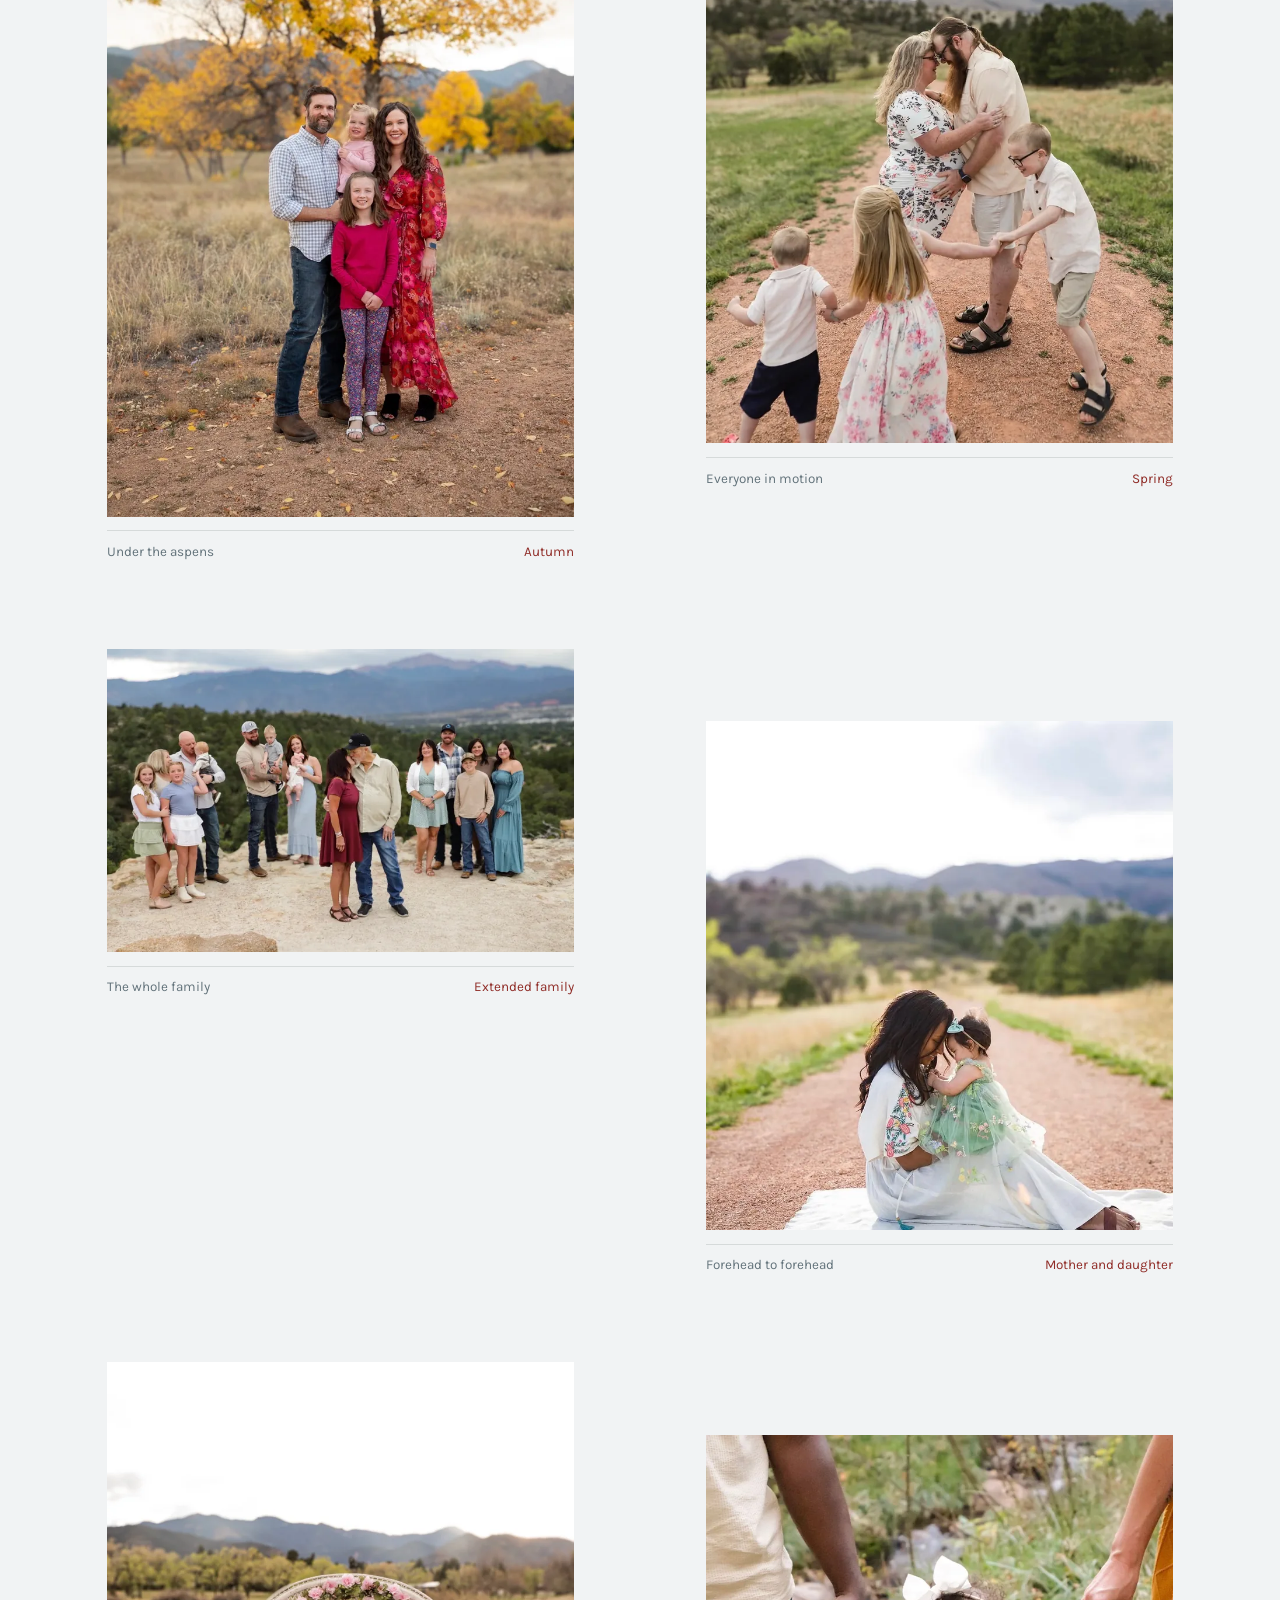
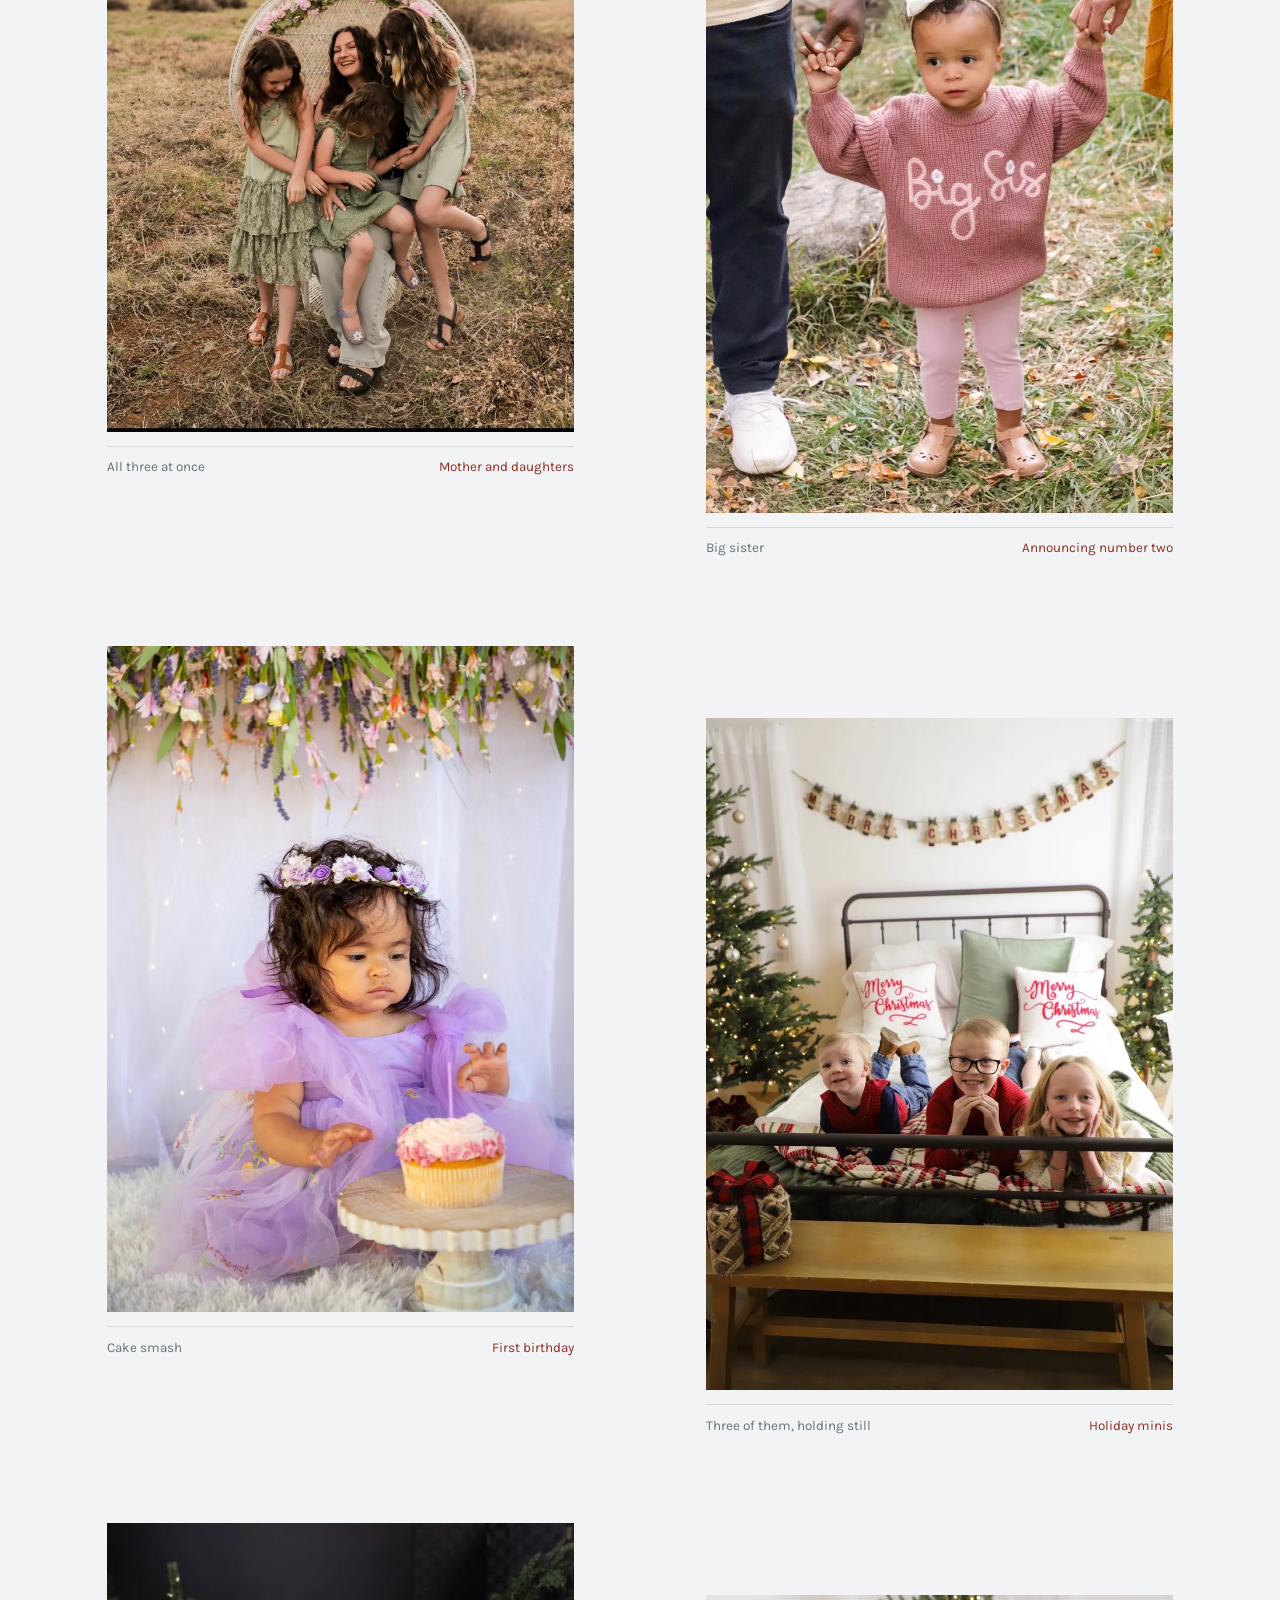
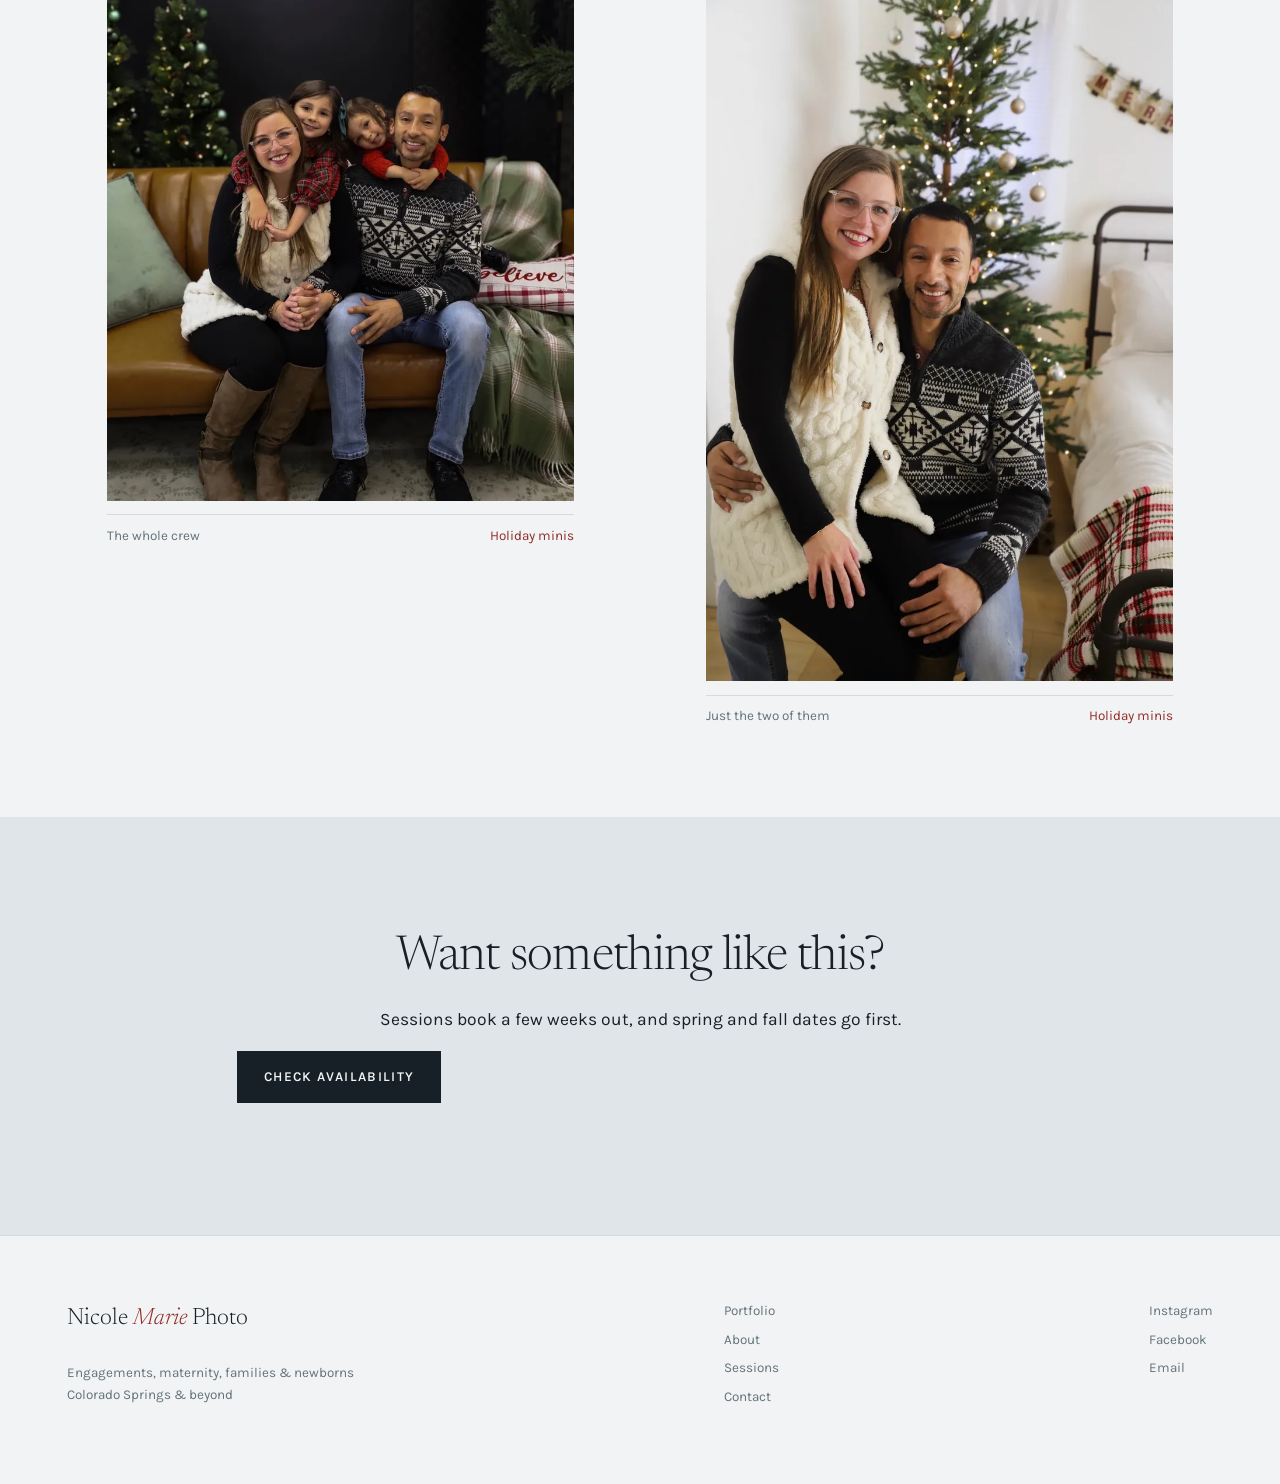
<file: site/portfolio.html>
<!doctype html>
<html lang="en">
<head>
<meta charset="utf-8">
<meta name="viewport" content="width=device-width, initial-scale=1">
<title>Portfolio — Nicole Marie Photo, Colorado Springs</title>
<meta name="description" content="Engagement, maternity, newborn, family and milestone photography in Colorado Springs by Nicole Marie.">
<link rel="preconnect" href="https://fonts.googleapis.com">
<link rel="preconnect" href="https://fonts.gstatic.com" crossorigin>
<link href="https://fonts.googleapis.com/css2?family=Karla:wght@400;500;600&family=Newsreader:ital,opsz,wght@0,6..72,200..400;1,6..72,200..400&display=swap" rel="stylesheet">
<link rel="stylesheet" href="css/style.css">
</head>
<body>
<a class="skip" href="#main">Skip to content</a>

<header class="masthead">
  <div class="masthead__inner">
    <a class="wordmark" href="index.html">Nicole <em>Marie</em> Photo</a>
    <nav class="nav" aria-label="Main">
      <a href="index.html">Home</a>
      <a href="portfolio.html" aria-current="page">Portfolio</a>
      <a href="about.html">About</a>
      <a href="services.html">Sessions</a>
      <a href="contact.html">Contact</a>
    </nav>
  </div>
</header>

<main id="main">
  <section class="band band--tight">
    <div class="wrap">
      <p class="eyebrow">Portfolio</p>
      <h1 style="font-size:var(--step-3);margin-bottom:1.5rem">Recent sessions</h1>
      <p class="lede">Every caption carries the moment it marks — a month, an age, a class year. It's the detail that dates a picture better than a filename does.</p>
    </div>
  </section>

  <section class="band band--tight">
    <div class="wrap">
      <div class="filters" data-filters>
        <button type="button" data-filter="all" aria-pressed="true">Everything</button>
        <button type="button" data-filter="engagements" aria-pressed="false">Engagements</button>
        <button type="button" data-filter="maternity" aria-pressed="false">Maternity</button>
        <button type="button" data-filter="newborn" aria-pressed="false">Newborns</button>
        <button type="button" data-filter="family" aria-pressed="false">Families</button>
        <button type="button" data-filter="milestones" aria-pressed="false">Milestones</button>
      </div>

      <!-- ==========================================================
           Each figure is one photo.
           To add a photo: copy a block, swap the .ph div for
           <img src="images/NAME.jpg" alt="DESCRIPTION" loading="lazy">
           and set data-category to one of:
             engagements | family | newborn | milestones
           ========================================================== -->
      <div class="plates">

        <figure class="plate rise" data-category="engagements">
          <picture>
            <source type="image/webp"
              srcset="images/eng-01-800.webp 800w, images/eng-01.webp 1206w"
              sizes="(min-width: 48rem) 45vw, 100vw">
            <img src="images/eng-01.jpg"
              srcset="images/eng-01-800.jpg 800w, images/eng-01.jpg 1206w"
              sizes="(min-width: 48rem) 45vw, 100vw"
              width="1206" height="1487" loading="lazy" decoding="async"
              alt="An engaged couple sitting on a rock outcrop above the foothills, she in a red gown looking up at him.">
          </picture>
          <figcaption><span>A Front Range overlook</span><span class="marker">Newly engaged</span></figcaption>
        </figure>

        <figure class="plate rise" data-category="engagements">
          <picture>
            <source type="image/webp"
              srcset="images/eng-02-800.webp 800w, images/eng-02.webp 1206w"
              sizes="(min-width: 48rem) 45vw, 100vw">
            <img src="images/eng-02.jpg"
              srcset="images/eng-02-800.jpg 800w, images/eng-02.jpg 1206w"
              sizes="(min-width: 48rem) 45vw, 100vw"
              width="1206" height="1737" loading="lazy" decoding="async"
              alt="A close-up of a woman's hand showing her engagement ring while she and her fiance kiss behind it.">
          </picture>
          <figcaption><span>The ring</span><span class="marker">Just said yes</span></figcaption>
        </figure>

        <figure class="plate rise" data-category="maternity">
          <picture>
            <source type="image/webp"
              srcset="images/mat-01-800.webp 800w, images/mat-01.webp 1206w"
              sizes="(min-width: 48rem) 45vw, 100vw">
            <img src="images/mat-01.jpg"
              srcset="images/mat-01-800.jpg 800w, images/mat-01.jpg 1206w"
              sizes="(min-width: 48rem) 45vw, 100vw"
              width="1206" height="1596" loading="lazy" decoding="async"
              alt="An expectant couple sitting together on a blanket in a dry winter field, both hands resting on her bump.">
          </picture>
          <figcaption><span>Golden hour in the field</span><span class="marker">Expecting</span></figcaption>
        </figure>

        <figure class="plate rise" data-category="maternity">
          <picture>
            <source type="image/webp"
              srcset="images/mat-02-800.webp 800w, images/mat-02.webp 1206w"
              sizes="(min-width: 48rem) 45vw, 100vw">
            <img src="images/mat-02.jpg"
              srcset="images/mat-02-800.jpg 800w, images/mat-02.jpg 1206w"
              sizes="(min-width: 48rem) 45vw, 100vw"
              width="1206" height="1765" loading="lazy" decoding="async"
              alt="An expectant mother in a green dress standing in a snowy field, holding her bump and smiling.">
          </picture>
          <figcaption><span>Winter maternity, first snow</span><span class="marker">Expecting</span></figcaption>
        </figure>

        <figure class="plate rise" data-category="maternity">
          <picture>
            <source type="image/webp"
              srcset="images/mat-03-800.webp 800w, images/mat-03.webp 1206w"
              sizes="(min-width: 48rem) 45vw, 100vw">
            <img src="images/mat-03.jpg"
              srcset="images/mat-03-800.jpg 800w, images/mat-03.jpg 1206w"
              sizes="(min-width: 48rem) 45vw, 100vw"
              width="1206" height="1777" loading="lazy" decoding="async"
              alt="A close-up of an expectant couple's hands holding an ultrasound photo against her bump.">
          </picture>
          <figcaption><span>The first scan</span><span class="marker">Announcement</span></figcaption>
        </figure>

        <figure class="plate rise" data-category="maternity">
          <picture>
            <source type="image/webp"
              srcset="images/mat-04-800.webp 800w, images/mat-04.webp 1206w"
              sizes="(min-width: 48rem) 45vw, 100vw">
            <img src="images/mat-04.jpg"
              srcset="images/mat-04-800.jpg 800w, images/mat-04.jpg 1206w"
              sizes="(min-width: 48rem) 45vw, 100vw"
              width="1206" height="786" loading="lazy" decoding="async"
              alt="A couple in a field of autumn trees holding up an ultrasound photo toward the camera.">
          </picture>
          <figcaption><span>Telling everyone</span><span class="marker">Announcement</span></figcaption>
        </figure>

        <figure class="plate rise" data-category="newborn">
          <picture>
            <source type="image/webp"
              srcset="images/nb-01-800.webp 800w, images/nb-01.webp 1206w"
              sizes="(min-width: 48rem) 45vw, 100vw">
            <img src="images/nb-01.jpg"
              srcset="images/nb-01-800.jpg 800w, images/nb-01.jpg 1206w"
              sizes="(min-width: 48rem) 45vw, 100vw"
              width="1206" height="1728" loading="lazy" decoding="async"
              alt="A swaddled newborn sleeping in a woven basket lined with white fur.">
          </picture>
          <figcaption><span>Asleep in the basket</span><span class="marker">Newborn</span></figcaption>
        </figure>

        <figure class="plate rise" data-category="newborn">
          <picture>
            <source type="image/webp"
              srcset="images/nb-02-800.webp 800w, images/nb-02.webp 1206w"
              sizes="(min-width: 48rem) 45vw, 100vw">
            <img src="images/nb-02.jpg"
              srcset="images/nb-02-800.jpg 800w, images/nb-02.jpg 1206w"
              sizes="(min-width: 48rem) 45vw, 100vw"
              width="1206" height="1693" loading="lazy" decoding="async"
              alt="A black and white photograph of a newborn's feet cupped in a parent's hands.">
          </picture>
          <figcaption><span>Ten toes</span><span class="marker">Newborn</span></figcaption>
        </figure>

        <figure class="plate rise" data-category="newborn">
          <picture>
            <source type="image/webp"
              srcset="images/nb-03-800.webp 800w, images/nb-03.webp 1206w"
              sizes="(min-width: 48rem) 45vw, 100vw">
            <img src="images/nb-03.jpg"
              srcset="images/nb-03-800.jpg 800w, images/nb-03.jpg 1206w"
              sizes="(min-width: 48rem) 45vw, 100vw"
              width="1206" height="792" loading="lazy" decoding="async"
              alt="A newborn in a knitted bear bonnet lying beside a small crocheted teddy.">
          </picture>
          <figcaption><span>The bear bonnet</span><span class="marker">Newborn</span></figcaption>
        </figure>

        <figure class="plate rise" data-category="newborn">
          <picture>
            <source type="image/webp"
              srcset="images/nb-04-800.webp 800w, images/nb-04.webp 1206w"
              sizes="(min-width: 48rem) 45vw, 100vw">
            <img src="images/nb-04.jpg"
              srcset="images/nb-04-800.jpg 800w, images/nb-04.jpg 1206w"
              sizes="(min-width: 48rem) 45vw, 100vw"
              width="1206" height="786" loading="lazy" decoding="async"
              alt="An overhead photograph of a mother lying down with a swaddled newborn asleep on either side of her head.">
          </picture>
          <figcaption><span>Mom and the twins</span><span class="marker">Twins</span></figcaption>
        </figure>

        <figure class="plate rise" data-category="family">
          <picture>
            <source type="image/webp"
              srcset="images/fam-01-800.webp 800w, images/fam-01.webp 1206w"
              sizes="(min-width: 48rem) 45vw, 100vw">
            <img src="images/fam-01.jpg"
              srcset="images/fam-01-800.jpg 800w, images/fam-01.jpg 1206w"
              sizes="(min-width: 48rem) 45vw, 100vw"
              width="1206" height="1764" loading="lazy" decoding="async"
              alt="A family of four standing together in a meadow beneath a golden aspen, mountains behind them.">
          </picture>
          <figcaption><span>Under the aspens</span><span class="marker">Autumn</span></figcaption>
        </figure>

        <figure class="plate rise" data-category="family">
          <picture>
            <source type="image/webp"
              srcset="images/fam-02-800.webp 800w, images/fam-02.webp 1206w"
              sizes="(min-width: 48rem) 45vw, 100vw">
            <img src="images/fam-02.jpg"
              srcset="images/fam-02-800.jpg 800w, images/fam-02.jpg 1206w"
              sizes="(min-width: 48rem) 45vw, 100vw"
              width="1206" height="1388" loading="lazy" decoding="async"
              alt="Parents embracing on a dirt path while three children run and hold hands around them.">
          </picture>
          <figcaption><span>Everyone in motion</span><span class="marker">Spring</span></figcaption>
        </figure>

        <figure class="plate rise" data-category="family">
          <picture>
            <source type="image/webp"
              srcset="images/fam-03-800.webp 800w, images/fam-03.webp 1206w"
              sizes="(min-width: 48rem) 45vw, 100vw">
            <img src="images/fam-03.jpg"
              srcset="images/fam-03-800.jpg 800w, images/fam-03.jpg 1206w"
              sizes="(min-width: 48rem) 45vw, 100vw"
              width="1206" height="783" loading="lazy" decoding="async"
              alt="A large extended family gathered on a rock overlook with Pikes Peak in the distance, grandparents kissing at the centre.">
          </picture>
          <figcaption><span>The whole family</span><span class="marker">Extended family</span></figcaption>
        </figure>

        <figure class="plate rise" data-category="family">
          <picture>
            <source type="image/webp"
              srcset="images/fam-04-800.webp 800w, images/fam-04.webp 1206w"
              sizes="(min-width: 48rem) 45vw, 100vw">
            <img src="images/fam-04.jpg"
              srcset="images/fam-04-800.jpg 800w, images/fam-04.jpg 1206w"
              sizes="(min-width: 48rem) 45vw, 100vw"
              width="1206" height="1313" loading="lazy" decoding="async"
              alt="A mother kneeling on a path holding her toddler daughter, foreheads touching, foothills behind them.">
          </picture>
          <figcaption><span>Forehead to forehead</span><span class="marker">Mother and daughter</span></figcaption>
        </figure>

        <figure class="plate rise" data-category="family">
          <picture>
            <source type="image/webp"
              srcset="images/fam-05-800.webp 800w, images/fam-05.webp 1206w"
              sizes="(min-width: 48rem) 45vw, 100vw">
            <img src="images/fam-05.jpg"
              srcset="images/fam-05-800.jpg 800w, images/fam-05.jpg 1206w"
              sizes="(min-width: 48rem) 45vw, 100vw"
              width="1206" height="1729" loading="lazy" decoding="async"
              alt="A mother laughing in a wicker chair in a meadow while her three daughters climb around her.">
          </picture>
          <figcaption><span>All three at once</span><span class="marker">Mother and daughters</span></figcaption>
        </figure>

        <figure class="plate rise" data-category="family">
          <picture>
            <source type="image/webp"
              srcset="images/fam-06-800.webp 800w, images/fam-06.webp 1206w"
              sizes="(min-width: 48rem) 45vw, 100vw">
            <img src="images/fam-06.jpg"
              srcset="images/fam-06-800.jpg 800w, images/fam-06.jpg 1206w"
              sizes="(min-width: 48rem) 45vw, 100vw"
              width="1206" height="1752" loading="lazy" decoding="async"
              alt="A toddler in a pink sweater reading Big Sis, holding both parents' hands and looking at the camera.">
          </picture>
          <figcaption><span>Big sister</span><span class="marker">Announcing number two</span></figcaption>
        </figure>

        <figure class="plate rise" data-category="milestones">
          <picture>
            <source type="image/webp"
              srcset="images/ms-01-800.webp 800w, images/ms-01.webp 1206w"
              sizes="(min-width: 48rem) 45vw, 100vw">
            <img src="images/ms-01.jpg"
              srcset="images/ms-01-800.jpg 800w, images/ms-01.jpg 1206w"
              sizes="(min-width: 48rem) 45vw, 100vw"
              width="1206" height="1722" loading="lazy" decoding="async"
              alt="A one-year-old in a lilac tulle dress reaching toward a cupcake beneath hanging flowers.">
          </picture>
          <figcaption><span>Cake smash</span><span class="marker">First birthday</span></figcaption>
        </figure>

        <figure class="plate rise" data-category="milestones">
          <picture>
            <source type="image/webp"
              srcset="images/ms-02-800.webp 800w, images/ms-02.webp 1206w"
              sizes="(min-width: 48rem) 45vw, 100vw">
            <img src="images/ms-02.jpg"
              srcset="images/ms-02-800.jpg 800w, images/ms-02.jpg 1206w"
              sizes="(min-width: 48rem) 45vw, 100vw"
              width="1206" height="1737" loading="lazy" decoding="async"
              alt="Three children lying on a bed in front of a Merry Christmas garland, chins in their hands.">
          </picture>
          <figcaption><span>Three of them, holding still</span><span class="marker">Holiday minis</span></figcaption>
        </figure>

        <figure class="plate rise" data-category="milestones">
          <picture>
            <source type="image/webp"
              srcset="images/ms-03-800.webp 800w, images/ms-03.webp 1206w"
              sizes="(min-width: 48rem) 45vw, 100vw">
            <img src="images/ms-03.jpg"
              srcset="images/ms-03-800.jpg 800w, images/ms-03.jpg 1206w"
              sizes="(min-width: 48rem) 45vw, 100vw"
              width="1206" height="1491" loading="lazy" decoding="async"
              alt="A family of four sitting on a leather sofa beside a decorated Christmas tree.">
          </picture>
          <figcaption><span>The whole crew</span><span class="marker">Holiday minis</span></figcaption>
        </figure>

        <figure class="plate rise" data-category="milestones">
          <picture>
            <source type="image/webp"
              srcset="images/ms-04-800.webp 800w, images/ms-04.webp 1206w"
              sizes="(min-width: 48rem) 45vw, 100vw">
            <img src="images/ms-04.jpg"
              srcset="images/ms-04-800.jpg 800w, images/ms-04.jpg 1206w"
              sizes="(min-width: 48rem) 45vw, 100vw"
              width="1206" height="1771" loading="lazy" decoding="async"
              alt="A couple sitting together in front of a lit Christmas tree in a bright studio.">
          </picture>
          <figcaption><span>Just the two of them</span><span class="marker">Holiday minis</span></figcaption>
        </figure>

      </div>
    </div>
  </section>

  <section class="band band--mist">
    <div class="wrap" style="text-align:center">
      <h2 class="rise" style="font-size:var(--step-3);margin-bottom:1.25rem">Want something like this?</h2>
      <p class="rise" style="margin-inline:auto">Sessions book a few weeks out, and spring and fall dates go first.</p>
      <p class="rise"><a class="btn" href="contact.html">Check availability</a></p>
    </div>
  </section>
</main>

<footer class="footer">
  <div class="wrap footer__inner">
    <div>
      <p class="footer__brand">Nicole <em>Marie</em> Photo</p>
      <p>Engagements, maternity, families &amp; newborns<br>Colorado Springs &amp; beyond</p>
    </div>
    <ul>
      <li><a href="portfolio.html">Portfolio</a></li>
      <li><a href="about.html">About</a></li>
      <li><a href="services.html">Sessions</a></li>
      <li><a href="contact.html">Contact</a></li>
    </ul>
    <ul>
      <li><a href="https://www.instagram.com/_nicolemariephoto_/" rel="me noopener">Instagram</a></li>
      <li><a href="https://www.facebook.com/nicolemariephoto94" rel="me noopener">Facebook</a></li>
      <li><a href="mailto:nicole_lovall@icloud.com">Email</a></li>
    </ul>
  </div>
</footer>

<script src="js/main.js"></script>
</body>
</html>
</file>
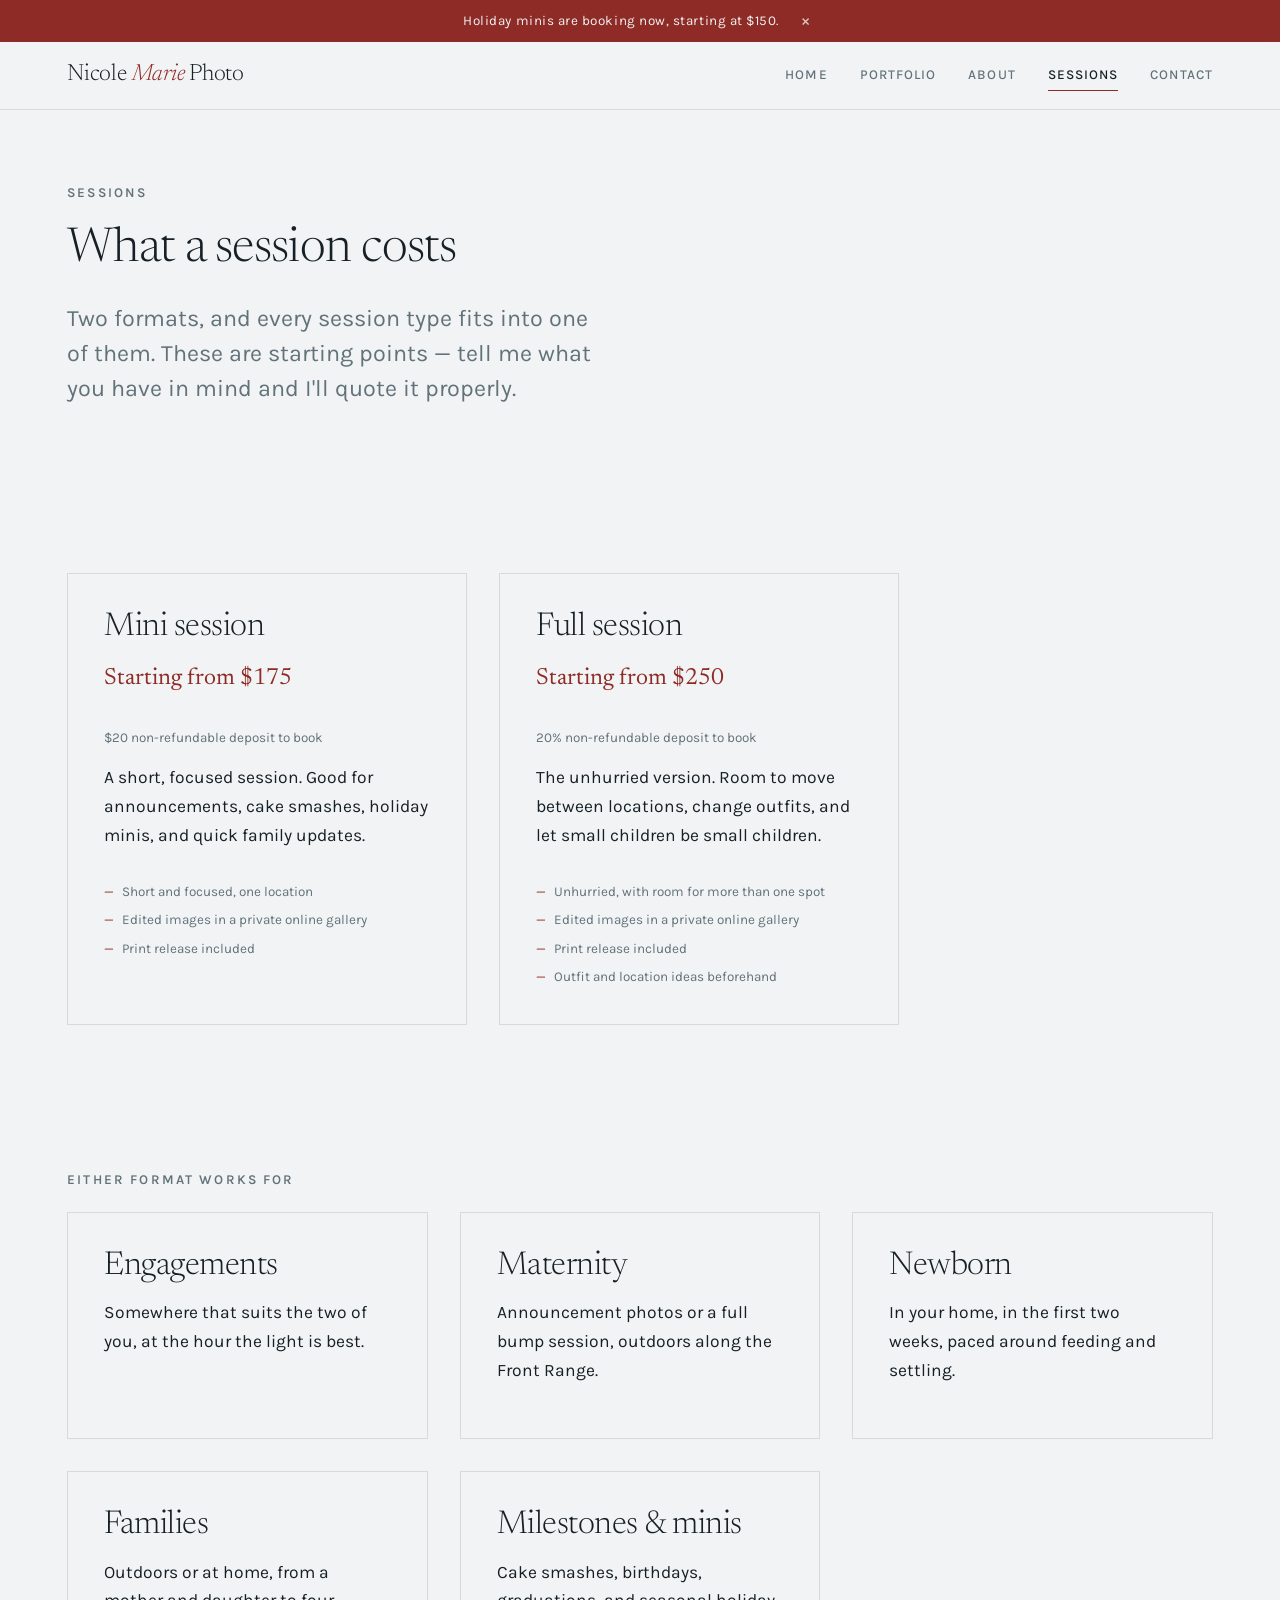
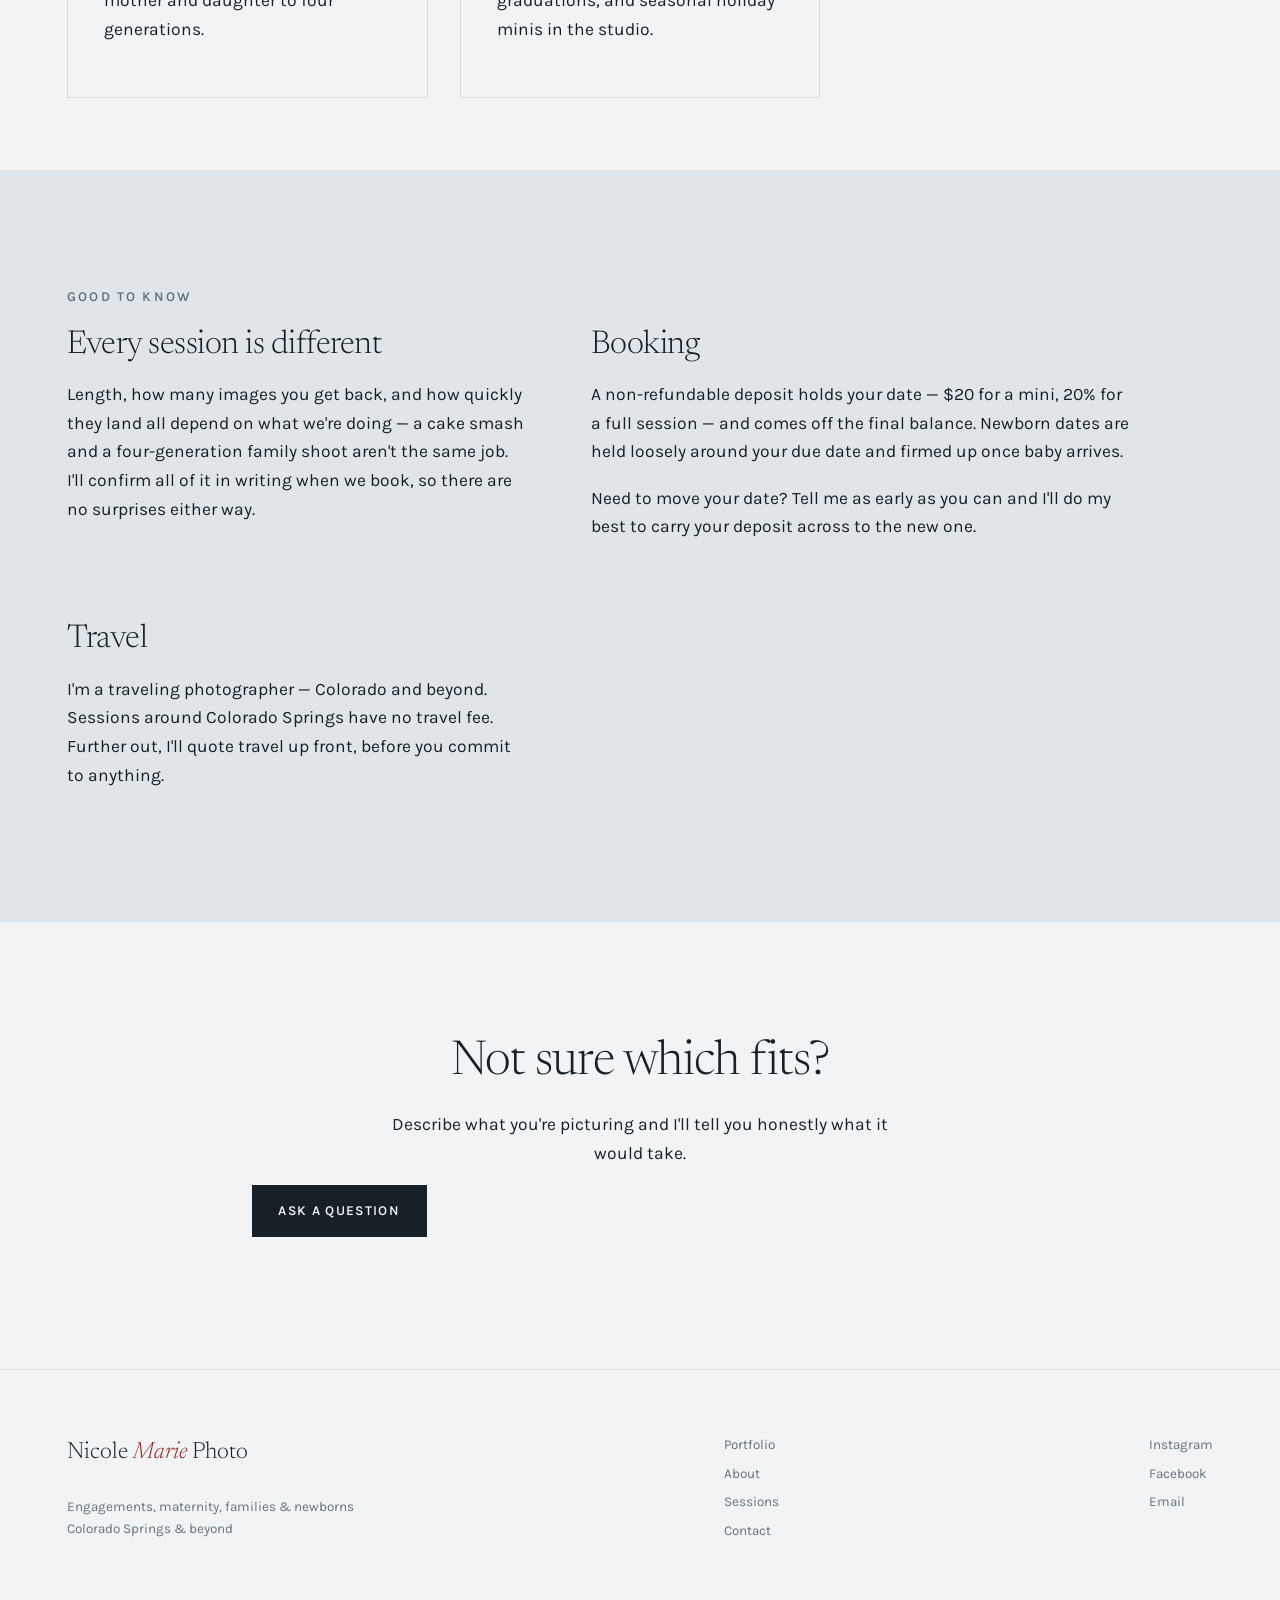
<file: site/services.html>
<!doctype html>
<html lang="en">
<head>
<meta charset="utf-8">
<meta name="viewport" content="width=device-width, initial-scale=1">
<title>Sessions &amp; pricing — Nicole Marie Photo, Colorado Springs</title>
<meta name="description" content="Engagement, maternity, newborn and family photography sessions and pricing. Based in Colorado Springs, traveling anywhere.">
<link rel="preconnect" href="https://fonts.googleapis.com">
<link rel="preconnect" href="https://fonts.gstatic.com" crossorigin>
<link href="https://fonts.googleapis.com/css2?family=Karla:wght@400;500;600&family=Newsreader:ital,opsz,wght@0,6..72,200..400;1,6..72,200..400&display=swap" rel="stylesheet">
<link rel="stylesheet" href="css/style.css">
</head>
<body>
<a class="skip" href="#main">Skip to content</a>

<header class="masthead">
  <div class="masthead__inner">
    <a class="wordmark" href="index.html">Nicole <em>Marie</em> Photo</a>
    <nav class="nav" aria-label="Main">
      <a href="index.html">Home</a>
      <a href="portfolio.html">Portfolio</a>
      <a href="about.html">About</a>
      <a href="services.html" aria-current="page">Sessions</a>
      <a href="contact.html">Contact</a>
    </nav>
  </div>
</header>

<main id="main">
  <section class="band band--tight">
    <div class="wrap">
      <p class="eyebrow">Sessions</p>
      <h1 style="font-size:var(--step-3);margin-bottom:1.5rem">What a session costs</h1>
      <p class="lede">Two formats, and every session type fits into one of them. These are starting points — tell me what you have in mind and I'll quote it properly.</p>
    </div>
  </section>

  <section class="band band--tight">
    <div class="wrap">
      <!-- ==========================================================
           Two price points cover every session type. Fill in the
           bracketed inclusions — length, image count, turnaround.
           ========================================================== -->
      <div class="tiers tiers--pair">

        <article class="tier rise">
          <h3>Mini session</h3>
          <p class="tier__price">Starting from $175</p>
          <p class="tier__note">$20 non-refundable deposit to book</p>
          <p>A short, focused session. Good for announcements, cake smashes, holiday minis, and quick family updates.</p>
          <ul>
            <li>Short and focused, one location</li>
            <li>Edited images in a private online gallery</li>
            <li>Print release included</li>
          </ul>
        </article>

        <article class="tier rise">
          <h3>Full session</h3>
          <p class="tier__price">Starting from $250</p>
          <p class="tier__note">20% non-refundable deposit to book</p>
          <p>The unhurried version. Room to move between locations, change outfits, and let small children be small children.</p>
          <ul>
            <li>Unhurried, with room for more than one spot</li>
            <li>Edited images in a private online gallery</li>
            <li>Print release included</li>
            <li>Outfit and location ideas beforehand</li>
          </ul>
        </article>

      </div>
    </div>
  </section>

  <section class="band band--tight">
    <div class="wrap">
      <p class="eyebrow rise">Either format works for</p>
      <div class="tiers">
        <article class="tier rise">
          <h3>Engagements</h3>
          <p>Somewhere that suits the two of you, at the hour the light is best.</p>
        </article>
        <article class="tier rise">
          <h3>Maternity</h3>
          <p>Announcement photos or a full bump session, outdoors along the Front Range.</p>
        </article>
        <article class="tier rise">
          <h3>Newborn</h3>
          <p>In your home, in the first two weeks, paced around feeding and settling.</p>
        </article>
        <article class="tier rise">
          <h3>Families</h3>
          <p>Outdoors or at home, from a mother and daughter to four generations.</p>
        </article>
        <article class="tier rise">
          <h3>Milestones &amp; minis</h3>
          <p>Cake smashes, birthdays, graduations, and seasonal holiday minis in the studio.</p>
        </article>
      </div>
    </div>
  </section>

  <section class="band band--mist">
    <div class="wrap">
      <p class="eyebrow rise">Good to know</p>
      <div class="split rise">
        <div>
          <h2 style="font-size:var(--step-2);margin-bottom:1rem">Every session is different</h2>
          <p>Length, how many images you get back, and how quickly they land all depend on what we're doing — a cake smash and a four-generation family shoot aren't the same job. I'll confirm all of it in writing when we book, so there are no surprises either way.</p>
        </div>
        <div>
          <h2 style="font-size:var(--step-2);margin-bottom:1rem">Booking</h2>
          <p>A non-refundable deposit holds your date — $20 for a mini, 20% for a full session — and comes off the final balance. Newborn dates are held loosely around your due date and firmed up once baby arrives.</p>
          <p>Need to move your date? Tell me as early as you can and I'll do my best to carry your deposit across to the new one.</p>
        </div>
        <div>
          <h2 style="font-size:var(--step-2);margin-bottom:1rem">Travel</h2>
          <p>I'm a traveling photographer — Colorado and beyond. Sessions around Colorado Springs have no travel fee. Further out, I'll quote travel up front, before you commit to anything.</p>
        </div>
      </div>
    </div>
  </section>

  <section class="band">
    <div class="wrap" style="text-align:center">
      <h2 class="rise" style="font-size:var(--step-3);margin-bottom:1.25rem">Not sure which fits?</h2>
      <p class="rise" style="margin-inline:auto">Describe what you're picturing and I'll tell you honestly what it would take.</p>
      <p class="rise"><a class="btn" href="contact.html">Ask a question</a></p>
    </div>
  </section>
</main>

<footer class="footer">
  <div class="wrap footer__inner">
    <div>
      <p class="footer__brand">Nicole <em>Marie</em> Photo</p>
      <p>Engagements, maternity, families &amp; newborns<br>Colorado Springs &amp; beyond</p>
    </div>
    <ul>
      <li><a href="portfolio.html">Portfolio</a></li>
      <li><a href="about.html">About</a></li>
      <li><a href="services.html">Sessions</a></li>
      <li><a href="contact.html">Contact</a></li>
    </ul>
    <ul>
      <li><a href="https://www.instagram.com/_nicolemariephoto_/" rel="me noopener">Instagram</a></li>
      <li><a href="https://www.facebook.com/nicolemariephoto94" rel="me noopener">Facebook</a></li>
      <li><a href="mailto:nicole_lovall@icloud.com">Email</a></li>
    </ul>
  </div>
</footer>

<script src="js/main.js"></script>
</body>
</html>
</file>
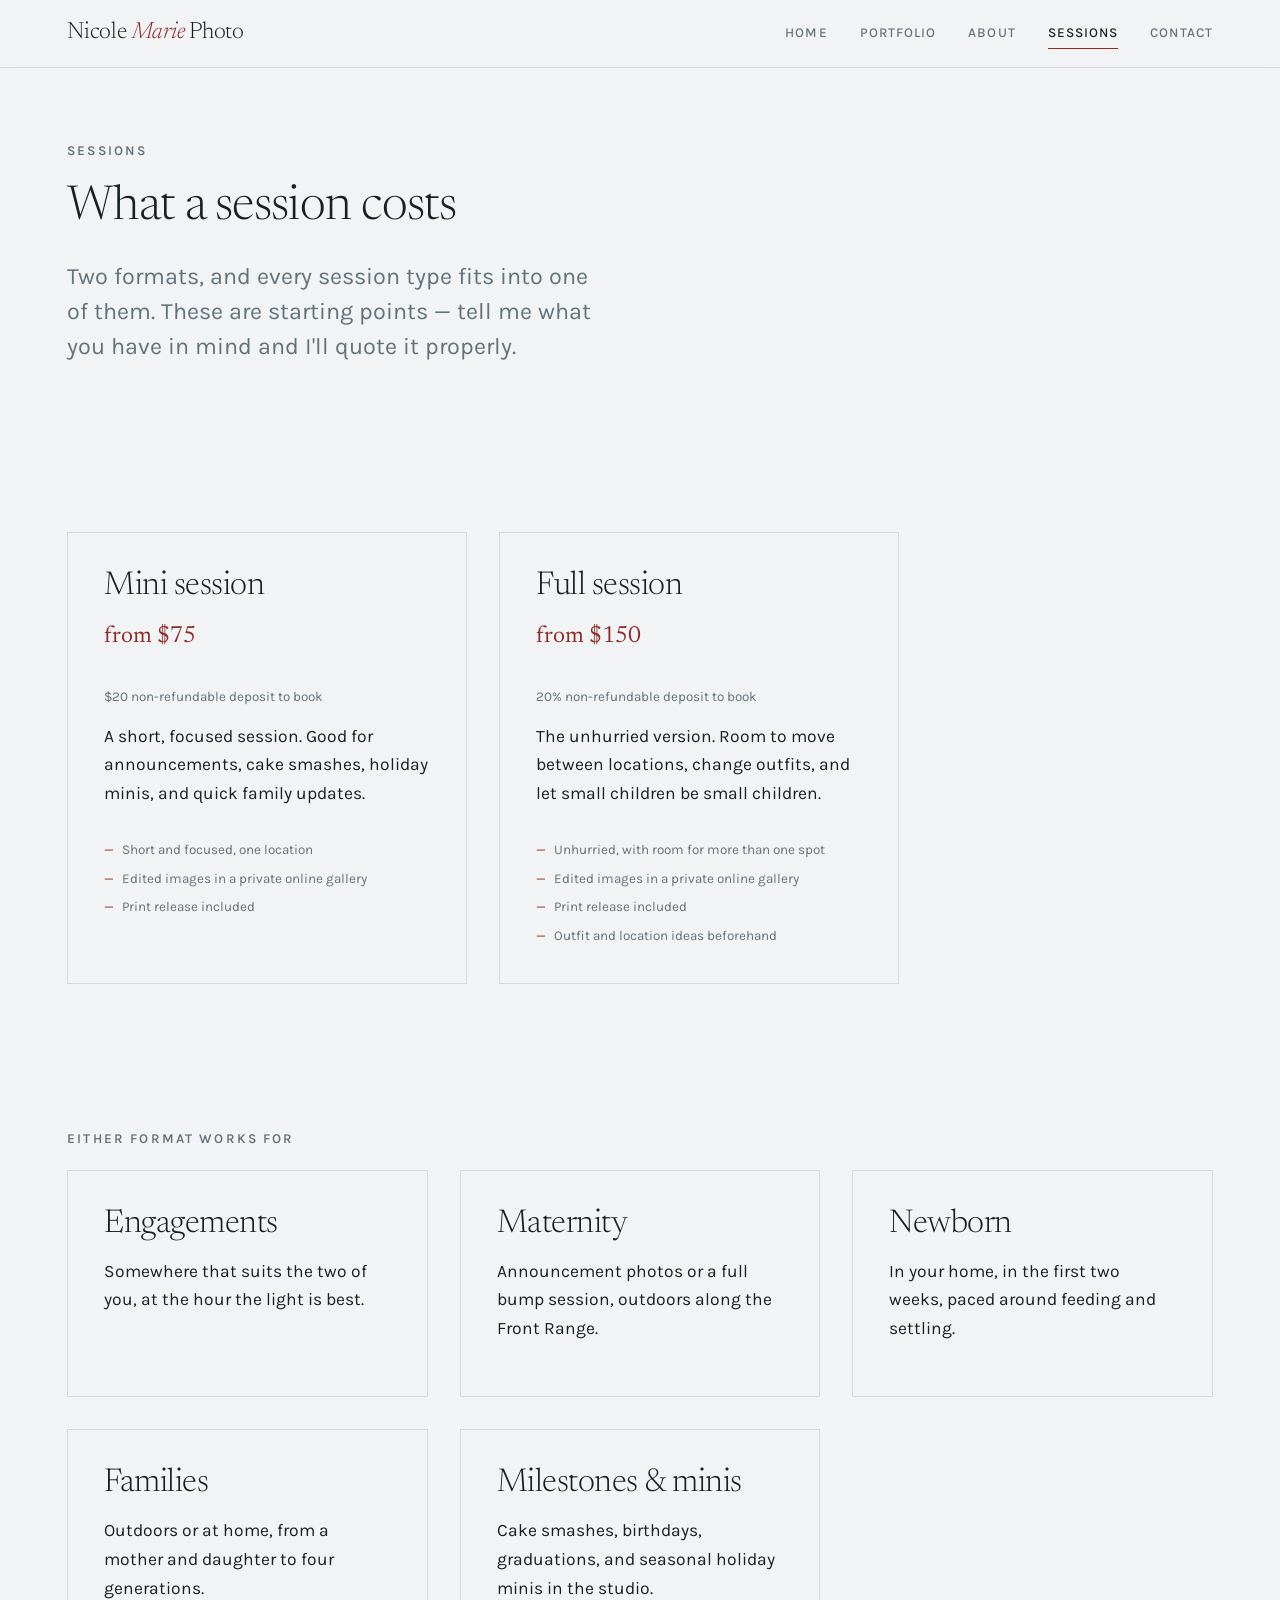
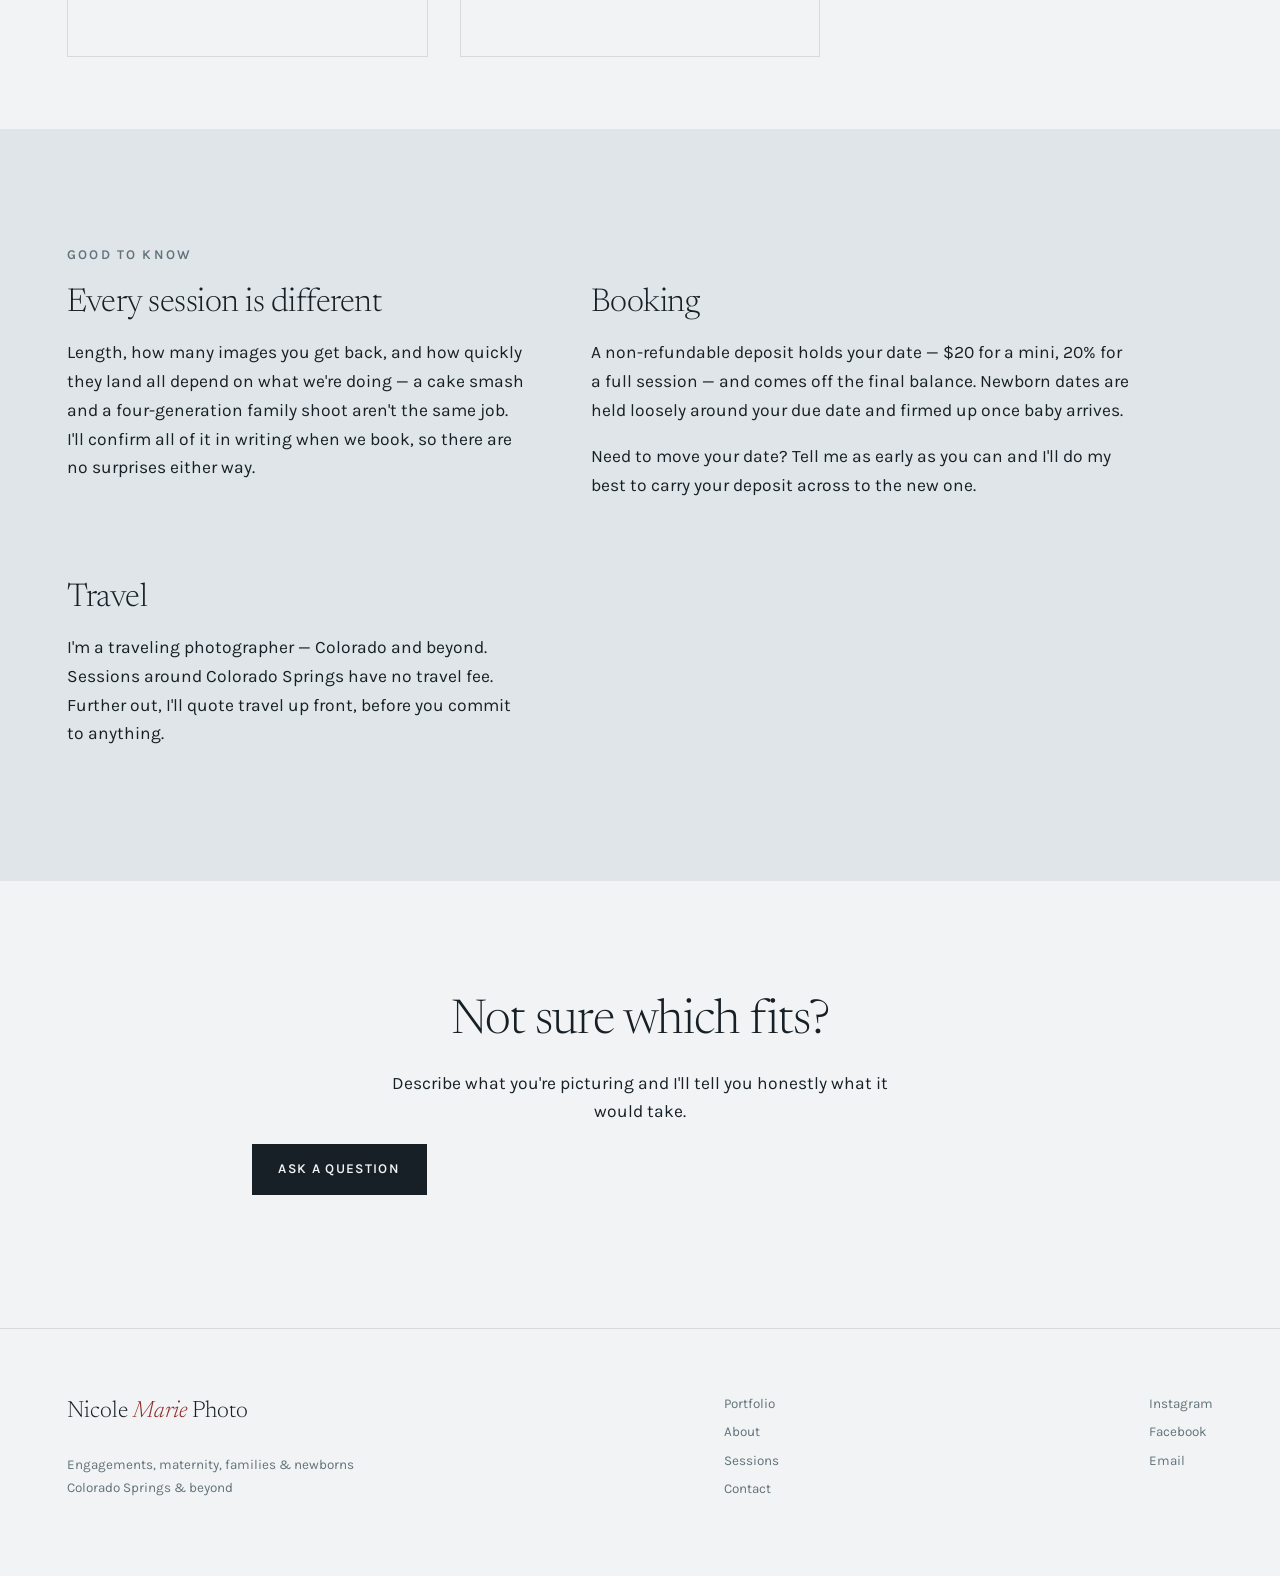
<file: nicolemariephoto-repo/site/services.html>
<!doctype html>
<html lang="en">
<head>
<meta charset="utf-8">
<meta name="viewport" content="width=device-width, initial-scale=1">
<title>Sessions &amp; pricing — Nicole Marie Photo, Colorado Springs</title>
<meta name="description" content="Engagement, maternity, newborn and family photography sessions and pricing. Based in Colorado Springs, traveling anywhere.">
<link rel="preconnect" href="https://fonts.googleapis.com">
<link rel="preconnect" href="https://fonts.gstatic.com" crossorigin>
<link href="https://fonts.googleapis.com/css2?family=Karla:wght@400;500;600&family=Newsreader:ital,opsz,wght@0,6..72,200..400;1,6..72,200..400&display=swap" rel="stylesheet">
<link rel="stylesheet" href="css/style.css">
</head>
<body>
<a class="skip" href="#main">Skip to content</a>

<header class="masthead">
  <div class="masthead__inner">
    <a class="wordmark" href="index.html">Nicole <em>Marie</em> Photo</a>
    <nav class="nav" aria-label="Main">
      <a href="index.html">Home</a>
      <a href="portfolio.html">Portfolio</a>
      <a href="about.html">About</a>
      <a href="services.html" aria-current="page">Sessions</a>
      <a href="contact.html">Contact</a>
    </nav>
  </div>
</header>

<main id="main">
  <section class="band band--tight">
    <div class="wrap">
      <p class="eyebrow">Sessions</p>
      <h1 style="font-size:var(--step-3);margin-bottom:1.5rem">What a session costs</h1>
      <p class="lede">Two formats, and every session type fits into one of them. These are starting points — tell me what you have in mind and I'll quote it properly.</p>
    </div>
  </section>

  <section class="band band--tight">
    <div class="wrap">
      <!-- ==========================================================
           Two price points cover every session type. Fill in the
           bracketed inclusions — length, image count, turnaround.
           ========================================================== -->
      <div class="tiers tiers--pair">

        <article class="tier rise">
          <h3>Mini session</h3>
          <p class="tier__price">from $75</p>
          <p class="tier__note">$20 non-refundable deposit to book</p>
          <p>A short, focused session. Good for announcements, cake smashes, holiday minis, and quick family updates.</p>
          <ul>
            <li>Short and focused, one location</li>
            <li>Edited images in a private online gallery</li>
            <li>Print release included</li>
          </ul>
        </article>

        <article class="tier rise">
          <h3>Full session</h3>
          <p class="tier__price">from $150</p>
          <p class="tier__note">20% non-refundable deposit to book</p>
          <p>The unhurried version. Room to move between locations, change outfits, and let small children be small children.</p>
          <ul>
            <li>Unhurried, with room for more than one spot</li>
            <li>Edited images in a private online gallery</li>
            <li>Print release included</li>
            <li>Outfit and location ideas beforehand</li>
          </ul>
        </article>

      </div>
    </div>
  </section>

  <section class="band band--tight">
    <div class="wrap">
      <p class="eyebrow rise">Either format works for</p>
      <div class="tiers">
        <article class="tier rise">
          <h3>Engagements</h3>
          <p>Somewhere that suits the two of you, at the hour the light is best.</p>
        </article>
        <article class="tier rise">
          <h3>Maternity</h3>
          <p>Announcement photos or a full bump session, outdoors along the Front Range.</p>
        </article>
        <article class="tier rise">
          <h3>Newborn</h3>
          <p>In your home, in the first two weeks, paced around feeding and settling.</p>
        </article>
        <article class="tier rise">
          <h3>Families</h3>
          <p>Outdoors or at home, from a mother and daughter to four generations.</p>
        </article>
        <article class="tier rise">
          <h3>Milestones &amp; minis</h3>
          <p>Cake smashes, birthdays, graduations, and seasonal holiday minis in the studio.</p>
        </article>
      </div>
    </div>
  </section>

  <section class="band band--mist">
    <div class="wrap">
      <p class="eyebrow rise">Good to know</p>
      <div class="split rise">
        <div>
          <h2 style="font-size:var(--step-2);margin-bottom:1rem">Every session is different</h2>
          <p>Length, how many images you get back, and how quickly they land all depend on what we're doing — a cake smash and a four-generation family shoot aren't the same job. I'll confirm all of it in writing when we book, so there are no surprises either way.</p>
        </div>
        <div>
          <h2 style="font-size:var(--step-2);margin-bottom:1rem">Booking</h2>
          <p>A non-refundable deposit holds your date — $20 for a mini, 20% for a full session — and comes off the final balance. Newborn dates are held loosely around your due date and firmed up once baby arrives.</p>
          <p>Need to move your date? Tell me as early as you can and I'll do my best to carry your deposit across to the new one.</p>
        </div>
        <div>
          <h2 style="font-size:var(--step-2);margin-bottom:1rem">Travel</h2>
          <p>I'm a traveling photographer — Colorado and beyond. Sessions around Colorado Springs have no travel fee. Further out, I'll quote travel up front, before you commit to anything.</p>
        </div>
      </div>
    </div>
  </section>

  <section class="band">
    <div class="wrap" style="text-align:center">
      <h2 class="rise" style="font-size:var(--step-3);margin-bottom:1.25rem">Not sure which fits?</h2>
      <p class="rise" style="margin-inline:auto">Describe what you're picturing and I'll tell you honestly what it would take.</p>
      <p class="rise"><a class="btn" href="contact.html">Ask a question</a></p>
    </div>
  </section>
</main>

<footer class="footer">
  <div class="wrap footer__inner">
    <div>
      <p class="footer__brand">Nicole <em>Marie</em> Photo</p>
      <p>Engagements, maternity, families &amp; newborns<br>Colorado Springs &amp; beyond</p>
    </div>
    <ul>
      <li><a href="portfolio.html">Portfolio</a></li>
      <li><a href="about.html">About</a></li>
      <li><a href="services.html">Sessions</a></li>
      <li><a href="contact.html">Contact</a></li>
    </ul>
    <ul>
      <li><a href="https://www.instagram.com/_nicolemariephoto_/" rel="me noopener">Instagram</a></li>
      <li><a href="https://www.facebook.com/nicolemariephoto94" rel="me noopener">Facebook</a></li>
      <li><a href="mailto:nicole_lovall@icloud.com">Email</a></li>
    </ul>
  </div>
</footer>

<script src="js/main.js"></script>
</body>
</html>
</file>
<file: site/css/style.css>
/* ============================================================
   Nicole Marie Photo — shared stylesheet
   Palette, type and layout tokens live in :root.
   Change a value there and it updates everywhere.
   ============================================================ */

:root {
  /* Colour ------------------------------------------------- */
  --paper: #f1f3f4;   /* page background — cool white */
  --mist:  #dfe5e8;   /* panels, dividers, image placeholders */
  --slate: #62727a;   /* secondary text */
  --ink:   #172026;   /* primary text */
  --brick: #8f2b26;   /* single accent, sampled from the hero dress */

  /* Type --------------------------------------------------- */
  --display: "Newsreader", Georgia, serif;
  --body: "Karla", system-ui, -apple-system, sans-serif;

  --step--1: clamp(0.78rem, 0.76rem + 0.1vw, 0.84rem);
  --step-0:  clamp(1rem, 0.97rem + 0.15vw, 1.09rem);
  --step-1:  clamp(1.25rem, 1.18rem + 0.35vw, 1.5rem);
  --step-2:  clamp(1.6rem, 1.45rem + 0.75vw, 2.15rem);
  --step-3:  clamp(2.1rem, 1.8rem + 1.5vw, 3.2rem);
  --step-4:  clamp(2.8rem, 2rem + 4vw, 6rem);

  /* Layout ------------------------------------------------- */
  --gutter: clamp(1.25rem, 4vw, 4rem);
  --maxw: 78rem;
  --measure: 34rem;
  --rule: 1px solid rgba(23, 32, 38, 0.12);
}

/* Reset --------------------------------------------------- */
*, *::before, *::after { box-sizing: border-box; }

html { -webkit-text-size-adjust: 100%; }

body {
  margin: 0;
  background: var(--paper);
  color: var(--ink);
  font-family: var(--body);
  font-size: var(--step-0);
  line-height: 1.65;
  font-weight: 400;
}

img { max-width: 100%; display: block; }

a { color: inherit; }

h1, h2, h3 {
  font-family: var(--display);
  font-weight: 300;
  line-height: 1.1;
  letter-spacing: -0.015em;
  margin: 0;
}

p { margin: 0 0 1em; max-width: var(--measure); }

:focus-visible {
  outline: 2px solid var(--brick);
  outline-offset: 3px;
}

.skip {
  position: absolute;
  left: -9999px;
}
.skip:focus {
  left: var(--gutter);
  top: 0.75rem;
  z-index: 20;
  background: var(--ink);
  color: var(--paper);
  padding: 0.5rem 0.9rem;
}

/* Shared layout ------------------------------------------- */
.wrap {
  max-width: var(--maxw);
  margin-inline: auto;
  padding-inline: var(--gutter);
}

.band { padding-block: clamp(3.5rem, 9vw, 7.5rem); }
.band--tight { padding-block: clamp(2.5rem, 6vw, 4.5rem); }
.band--mist { background: var(--mist); }

/* Eyebrow: used to label a section by what it *is* --------- */
.eyebrow {
  font-family: var(--body);
  font-size: var(--step--1);
  font-weight: 600;
  letter-spacing: 0.16em;
  text-transform: uppercase;
  color: var(--slate);
  margin: 0 0 1.25rem;
}

.lede {
  font-size: var(--step-1);
  line-height: 1.5;
  color: var(--slate);
}

/* Promo banner (injected by main.js inside its date window) - */
.promo {
  background: var(--brick);
  color: var(--paper);
  font-size: var(--step--1);
  letter-spacing: 0.04em;
}
.promo__inner {
  max-width: var(--maxw);
  margin-inline: auto;
  padding: 0.55rem var(--gutter);
  display: flex;
  align-items: center;
  justify-content: center;
  gap: 1rem;
}
.promo a { text-decoration: none; text-align: center; }
.promo a:hover { text-decoration: underline; }
.promo :focus-visible { outline-color: var(--paper); }
.promo__close {
  font: inherit;
  font-size: 1.1rem;
  line-height: 1;
  background: transparent;
  border: 0;
  color: inherit;
  cursor: pointer;
  padding: 0.2rem 0.4rem;
  opacity: 0.8;
}
.promo__close:hover { opacity: 1; }

/* Booking embed (holiday.html) ----------------------------- */
.booking { max-width: 52rem; margin-top: 1.5rem; }
.booking__cal { width: 100%; min-height: 600px; }

/* Header --------------------------------------------------- */
.masthead {
  position: sticky;
  top: 0;
  z-index: 10;
  background: rgba(241, 243, 244, 0.92);
  backdrop-filter: blur(8px);
  border-bottom: var(--rule);
}

.masthead__inner {
  max-width: var(--maxw);
  margin-inline: auto;
  padding: 0.9rem var(--gutter);
  display: flex;
  align-items: center;
  justify-content: space-between;
  gap: 1rem;
}

.wordmark {
  font-family: var(--display);
  font-size: var(--step-1);
  font-weight: 300;
  letter-spacing: -0.01em;
  text-decoration: none;
  white-space: nowrap;
}
.wordmark em { font-style: italic; color: var(--brick); }

.nav {
  display: flex;
  gap: clamp(0.9rem, 2.5vw, 2rem);
  font-size: var(--step--1);
  letter-spacing: 0.08em;
  text-transform: uppercase;
  font-weight: 500;
  flex-wrap: wrap;
  justify-content: flex-end;
}
.nav a {
  text-decoration: none;
  color: var(--slate);
  padding-block: 0.25rem;
  border-bottom: 1px solid transparent;
}
.nav a:hover { color: var(--ink); }
.nav a[aria-current="page"] {
  color: var(--ink);
  border-bottom-color: var(--brick);
}

/* Hero ----------------------------------------------------- */
.hero {
  display: grid;
  gap: clamp(2rem, 5vw, 4rem);
  align-items: end;
  padding-block: clamp(3rem, 8vw, 6.5rem);
}
@media (min-width: 60rem) {
  .hero { grid-template-columns: 1.05fr 0.95fr; }
}

.hero__name {
  font-size: var(--step-4);
  line-height: 0.92;
  letter-spacing: -0.03em;
  text-transform: lowercase;
  font-weight: 200;
  margin-bottom: 1.5rem;
}
.hero__name em {
  font-style: italic;
  color: var(--brick);
  display: block;
}

.hero__note {
  border-top: var(--rule);
  padding-top: 1.25rem;
  max-width: 30rem;
}

/* Image placeholders --------------------------------------- */
/* Swap each .ph for <img src="images/…" alt="…" loading="lazy"> */
.ph {
  background: var(--mist);
  background-image:
    repeating-linear-gradient(
      45deg,
      rgba(23, 32, 38, 0.04) 0 2px,
      transparent 2px 14px
    );
  display: grid;
  place-content: center;
  text-align: center;
  padding: 1rem;
  color: var(--slate);
  font-size: var(--step--1);
  letter-spacing: 0.06em;
  text-transform: uppercase;
}
.ph b { display: block; font-weight: 600; color: var(--ink); }
.ph--portrait { aspect-ratio: 4 / 5; }
.ph--tall     { aspect-ratio: 2 / 3; }
.ph--land     { aspect-ratio: 3 / 2; }
.ph--square   { aspect-ratio: 1 / 1; }

/* Portfolio grid ------------------------------------------- */
/* Two columns with a vertical offset — photos laid on a table,
   not a rigid grid. Collapses to one column on small screens. */
.plates {
  display: grid;
  gap: clamp(1.5rem, 4vw, 3.5rem);
}
@media (min-width: 48rem) {
  .plates { grid-template-columns: 1fr 1fr; }
  .plates > *:nth-child(even) { margin-top: clamp(2rem, 7vw, 6rem); }
}

.plate img { width: 100%; height: auto; display: block; }

.plate figcaption {
  display: flex;
  justify-content: space-between;
  gap: 1rem;
  border-top: var(--rule);
  margin-top: 0.85rem;
  padding-top: 0.6rem;
  font-size: var(--step--1);
  color: var(--slate);
}
/* The right-hand caption is the marker of the moment — an age, a
   date, a class year. It is the fact that dates the picture, and
   it is what these sessions are actually about. */
.plate figcaption .marker {
  font-variant-numeric: tabular-nums;
  color: var(--brick);
  white-space: nowrap;
}

/* Category filter ------------------------------------------ */
.filters {
  display: flex;
  flex-wrap: wrap;
  gap: 0.5rem;
  margin-bottom: clamp(2rem, 5vw, 3rem);
}
.filters button {
  font: inherit;
  font-size: var(--step--1);
  letter-spacing: 0.08em;
  text-transform: uppercase;
  background: transparent;
  border: var(--rule);
  border-radius: 100px;
  padding: 0.45rem 1rem;
  color: var(--slate);
  cursor: pointer;
}
.filters button:hover { color: var(--ink); }
.filters button[aria-pressed="true"] {
  background: var(--ink);
  border-color: var(--ink);
  color: var(--paper);
}

/* Two-column prose/media split ----------------------------- */
.split {
  display: grid;
  gap: clamp(2rem, 5vw, 4rem);
  align-items: start;
}
@media (min-width: 54rem) {
  .split { grid-template-columns: 0.85fr 1.15fr; }
  .split--flip > *:first-child { order: 2; }
}

/* Service cards -------------------------------------------- */
.tiers {
  display: grid;
  gap: clamp(1.25rem, 3vw, 2rem);
}
@media (min-width: 50rem) {
  .tiers { grid-template-columns: repeat(3, 1fr); }
  .tiers--pair { grid-template-columns: repeat(2, 1fr); max-width: 52rem; }
}

.tier {
  background: var(--paper);
  border: var(--rule);
  padding: clamp(1.5rem, 3vw, 2.25rem);
  display: flex;
  flex-direction: column;
  gap: 0.85rem;
}
.band--mist .tier { background: var(--paper); }
.tier h3 { font-size: var(--step-2); }
.tier__price {
  font-family: var(--display);
  font-size: var(--step-1);
  color: var(--brick);
  font-variant-numeric: tabular-nums;
}
.tier__note {
  font-size: var(--step--1);
  color: var(--slate);
  margin: -0.5rem 0 0;
}

.tier ul {
  list-style: none;
  margin: 0;
  padding: 0;
  font-size: var(--step--1);
  color: var(--slate);
  display: grid;
  gap: 0.4rem;
}
.tier li { padding-left: 1.1rem; position: relative; }
.tier li::before {
  content: "—";
  position: absolute;
  left: 0;
  color: var(--brick);
}

/* Buttons -------------------------------------------------- */
.btn {
  display: inline-block;
  font-size: var(--step--1);
  letter-spacing: 0.1em;
  text-transform: uppercase;
  font-weight: 600;
  text-decoration: none;
  padding: 0.85rem 1.6rem;
  border: 1px solid var(--ink);
  background: var(--ink);
  color: var(--paper);
  cursor: pointer;
  font-family: var(--body);
  transition: background 0.2s ease, color 0.2s ease;
}
.btn:hover { background: transparent; color: var(--ink); }
.btn--ghost { background: transparent; color: var(--ink); }
.btn--ghost:hover { background: var(--ink); color: var(--paper); }
.btn[disabled] { opacity: 0.5; cursor: progress; }

/* Form ----------------------------------------------------- */
.form { display: grid; gap: 1.15rem; max-width: 38rem; }

.field { display: grid; gap: 0.35rem; }
.field label {
  font-size: var(--step--1);
  letter-spacing: 0.08em;
  text-transform: uppercase;
  font-weight: 600;
  color: var(--slate);
}
.field input,
.field select,
.field textarea {
  font: inherit;
  color: var(--ink);
  background: var(--paper);
  border: var(--rule);
  padding: 0.7rem 0.85rem;
  border-radius: 0;
  width: 100%;
}
.field textarea { min-height: 9rem; resize: vertical; }
.field input:focus,
.field select:focus,
.field textarea:focus {
  outline: 2px solid var(--brick);
  outline-offset: 1px;
  border-color: transparent;
}

.field--pair { display: grid; gap: 1.15rem; }
@media (min-width: 34rem) {
  .field--pair { grid-template-columns: 1fr 1fr; }
}

/* Honeypot — hidden from people, visible to naive bots */
.hp {
  position: absolute !important;
  left: -9999px;
  width: 1px;
  height: 1px;
  overflow: hidden;
}

.form__status {
  font-size: var(--step--1);
  padding: 0.75rem 0.9rem;
  border-left: 3px solid var(--brick);
  background: var(--mist);
}
.form__status[hidden] { display: none; }

/* Footer --------------------------------------------------- */
.footer {
  border-top: var(--rule);
  padding-block: clamp(2.5rem, 6vw, 4rem);
  font-size: var(--step--1);
  color: var(--slate);
}
.footer__inner {
  display: flex;
  flex-wrap: wrap;
  gap: 1.5rem 2.5rem;
  justify-content: space-between;
  align-items: flex-start;
}
.footer a { text-decoration: none; }
.footer a:hover { color: var(--ink); text-decoration: underline; }
.footer ul { list-style: none; margin: 0; padding: 0; display: grid; gap: 0.4rem; }
.footer__brand {
  font-family: var(--display);
  font-size: var(--step-1);
  color: var(--ink);
  font-weight: 300;
}
.footer__brand em { font-style: italic; color: var(--brick); }

/* Motion --------------------------------------------------- */
.rise {
  opacity: 0;
  transform: translateY(18px);
  transition: opacity 0.7s ease, transform 0.7s ease;
}
.rise.is-in { opacity: 1; transform: none; }

@media (prefers-reduced-motion: reduce) {
  .rise { opacity: 1; transform: none; transition: none; }
  * { animation-duration: 0.001ms !important; transition-duration: 0.001ms !important; }
}

/* Hero image ----------------------------------------------- */
.hero__figure { display: block; }
.hero__figure img {
  width: 100%;
  height: auto;
  aspect-ratio: 1206 / 1487;
  object-fit: cover;
}

/* Environmental portrait ----------------------------------- */
.portrait { display: block; }
.portrait img { width: 100%; height: auto; display: block; }
</file>
<file: nicolemariephoto-repo/site/css/style.css>
/* ============================================================
   Nicole Marie Photo — shared stylesheet
   Palette, type and layout tokens live in :root.
   Change a value there and it updates everywhere.
   ============================================================ */

:root {
  /* Colour ------------------------------------------------- */
  --paper: #f1f3f4;   /* page background — cool white */
  --mist:  #dfe5e8;   /* panels, dividers, image placeholders */
  --slate: #62727a;   /* secondary text */
  --ink:   #172026;   /* primary text */
  --brick: #8f2b26;   /* single accent, sampled from the hero dress */

  /* Type --------------------------------------------------- */
  --display: "Newsreader", Georgia, serif;
  --body: "Karla", system-ui, -apple-system, sans-serif;

  --step--1: clamp(0.78rem, 0.76rem + 0.1vw, 0.84rem);
  --step-0:  clamp(1rem, 0.97rem + 0.15vw, 1.09rem);
  --step-1:  clamp(1.25rem, 1.18rem + 0.35vw, 1.5rem);
  --step-2:  clamp(1.6rem, 1.45rem + 0.75vw, 2.15rem);
  --step-3:  clamp(2.1rem, 1.8rem + 1.5vw, 3.2rem);
  --step-4:  clamp(2.8rem, 2rem + 4vw, 6rem);

  /* Layout ------------------------------------------------- */
  --gutter: clamp(1.25rem, 4vw, 4rem);
  --maxw: 78rem;
  --measure: 34rem;
  --rule: 1px solid rgba(23, 32, 38, 0.12);
}

/* Reset --------------------------------------------------- */
*, *::before, *::after { box-sizing: border-box; }

html { -webkit-text-size-adjust: 100%; }

body {
  margin: 0;
  background: var(--paper);
  color: var(--ink);
  font-family: var(--body);
  font-size: var(--step-0);
  line-height: 1.65;
  font-weight: 400;
}

img { max-width: 100%; display: block; }

a { color: inherit; }

h1, h2, h3 {
  font-family: var(--display);
  font-weight: 300;
  line-height: 1.1;
  letter-spacing: -0.015em;
  margin: 0;
}

p { margin: 0 0 1em; max-width: var(--measure); }

:focus-visible {
  outline: 2px solid var(--brick);
  outline-offset: 3px;
}

.skip {
  position: absolute;
  left: -9999px;
}
.skip:focus {
  left: var(--gutter);
  top: 0.75rem;
  z-index: 20;
  background: var(--ink);
  color: var(--paper);
  padding: 0.5rem 0.9rem;
}

/* Shared layout ------------------------------------------- */
.wrap {
  max-width: var(--maxw);
  margin-inline: auto;
  padding-inline: var(--gutter);
}

.band { padding-block: clamp(3.5rem, 9vw, 7.5rem); }
.band--tight { padding-block: clamp(2.5rem, 6vw, 4.5rem); }
.band--mist { background: var(--mist); }

/* Eyebrow: used to label a section by what it *is* --------- */
.eyebrow {
  font-family: var(--body);
  font-size: var(--step--1);
  font-weight: 600;
  letter-spacing: 0.16em;
  text-transform: uppercase;
  color: var(--slate);
  margin: 0 0 1.25rem;
}

.lede {
  font-size: var(--step-1);
  line-height: 1.5;
  color: var(--slate);
}

/* Header --------------------------------------------------- */
.masthead {
  position: sticky;
  top: 0;
  z-index: 10;
  background: rgba(241, 243, 244, 0.92);
  backdrop-filter: blur(8px);
  border-bottom: var(--rule);
}

.masthead__inner {
  max-width: var(--maxw);
  margin-inline: auto;
  padding: 0.9rem var(--gutter);
  display: flex;
  align-items: center;
  justify-content: space-between;
  gap: 1rem;
}

.wordmark {
  font-family: var(--display);
  font-size: var(--step-1);
  font-weight: 300;
  letter-spacing: -0.01em;
  text-decoration: none;
  white-space: nowrap;
}
.wordmark em { font-style: italic; color: var(--brick); }

.nav {
  display: flex;
  gap: clamp(0.9rem, 2.5vw, 2rem);
  font-size: var(--step--1);
  letter-spacing: 0.08em;
  text-transform: uppercase;
  font-weight: 500;
  flex-wrap: wrap;
  justify-content: flex-end;
}
.nav a {
  text-decoration: none;
  color: var(--slate);
  padding-block: 0.25rem;
  border-bottom: 1px solid transparent;
}
.nav a:hover { color: var(--ink); }
.nav a[aria-current="page"] {
  color: var(--ink);
  border-bottom-color: var(--brick);
}

/* Hero ----------------------------------------------------- */
.hero {
  display: grid;
  gap: clamp(2rem, 5vw, 4rem);
  align-items: end;
  padding-block: clamp(3rem, 8vw, 6.5rem);
}
@media (min-width: 60rem) {
  .hero { grid-template-columns: 1.05fr 0.95fr; }
}

.hero__name {
  font-size: var(--step-4);
  line-height: 0.92;
  letter-spacing: -0.03em;
  text-transform: lowercase;
  font-weight: 200;
  margin-bottom: 1.5rem;
}
.hero__name em {
  font-style: italic;
  color: var(--brick);
  display: block;
}

.hero__note {
  border-top: var(--rule);
  padding-top: 1.25rem;
  max-width: 30rem;
}

/* Image placeholders --------------------------------------- */
/* Swap each .ph for <img src="images/…" alt="…" loading="lazy"> */
.ph {
  background: var(--mist);
  background-image:
    repeating-linear-gradient(
      45deg,
      rgba(23, 32, 38, 0.04) 0 2px,
      transparent 2px 14px
    );
  display: grid;
  place-content: center;
  text-align: center;
  padding: 1rem;
  color: var(--slate);
  font-size: var(--step--1);
  letter-spacing: 0.06em;
  text-transform: uppercase;
}
.ph b { display: block; font-weight: 600; color: var(--ink); }
.ph--portrait { aspect-ratio: 4 / 5; }
.ph--tall     { aspect-ratio: 2 / 3; }
.ph--land     { aspect-ratio: 3 / 2; }
.ph--square   { aspect-ratio: 1 / 1; }

/* Portfolio grid ------------------------------------------- */
/* Two columns with a vertical offset — photos laid on a table,
   not a rigid grid. Collapses to one column on small screens. */
.plates {
  display: grid;
  gap: clamp(1.5rem, 4vw, 3.5rem);
}
@media (min-width: 48rem) {
  .plates { grid-template-columns: 1fr 1fr; }
  .plates > *:nth-child(even) { margin-top: clamp(2rem, 7vw, 6rem); }
}

.plate img { width: 100%; height: auto; display: block; }

.plate figcaption {
  display: flex;
  justify-content: space-between;
  gap: 1rem;
  border-top: var(--rule);
  margin-top: 0.85rem;
  padding-top: 0.6rem;
  font-size: var(--step--1);
  color: var(--slate);
}
/* The right-hand caption is the marker of the moment — an age, a
   date, a class year. It is the fact that dates the picture, and
   it is what these sessions are actually about. */
.plate figcaption .marker {
  font-variant-numeric: tabular-nums;
  color: var(--brick);
  white-space: nowrap;
}

/* Category filter ------------------------------------------ */
.filters {
  display: flex;
  flex-wrap: wrap;
  gap: 0.5rem;
  margin-bottom: clamp(2rem, 5vw, 3rem);
}
.filters button {
  font: inherit;
  font-size: var(--step--1);
  letter-spacing: 0.08em;
  text-transform: uppercase;
  background: transparent;
  border: var(--rule);
  border-radius: 100px;
  padding: 0.45rem 1rem;
  color: var(--slate);
  cursor: pointer;
}
.filters button:hover { color: var(--ink); }
.filters button[aria-pressed="true"] {
  background: var(--ink);
  border-color: var(--ink);
  color: var(--paper);
}

/* Two-column prose/media split ----------------------------- */
.split {
  display: grid;
  gap: clamp(2rem, 5vw, 4rem);
  align-items: start;
}
@media (min-width: 54rem) {
  .split { grid-template-columns: 0.85fr 1.15fr; }
  .split--flip > *:first-child { order: 2; }
}

/* Service cards -------------------------------------------- */
.tiers {
  display: grid;
  gap: clamp(1.25rem, 3vw, 2rem);
}
@media (min-width: 50rem) {
  .tiers { grid-template-columns: repeat(3, 1fr); }
  .tiers--pair { grid-template-columns: repeat(2, 1fr); max-width: 52rem; }
}

.tier {
  background: var(--paper);
  border: var(--rule);
  padding: clamp(1.5rem, 3vw, 2.25rem);
  display: flex;
  flex-direction: column;
  gap: 0.85rem;
}
.band--mist .tier { background: var(--paper); }
.tier h3 { font-size: var(--step-2); }
.tier__price {
  font-family: var(--display);
  font-size: var(--step-1);
  color: var(--brick);
  font-variant-numeric: tabular-nums;
}
.tier__note {
  font-size: var(--step--1);
  color: var(--slate);
  margin: -0.5rem 0 0;
}

.tier ul {
  list-style: none;
  margin: 0;
  padding: 0;
  font-size: var(--step--1);
  color: var(--slate);
  display: grid;
  gap: 0.4rem;
}
.tier li { padding-left: 1.1rem; position: relative; }
.tier li::before {
  content: "—";
  position: absolute;
  left: 0;
  color: var(--brick);
}

/* Buttons -------------------------------------------------- */
.btn {
  display: inline-block;
  font-size: var(--step--1);
  letter-spacing: 0.1em;
  text-transform: uppercase;
  font-weight: 600;
  text-decoration: none;
  padding: 0.85rem 1.6rem;
  border: 1px solid var(--ink);
  background: var(--ink);
  color: var(--paper);
  cursor: pointer;
  font-family: var(--body);
  transition: background 0.2s ease, color 0.2s ease;
}
.btn:hover { background: transparent; color: var(--ink); }
.btn--ghost { background: transparent; color: var(--ink); }
.btn--ghost:hover { background: var(--ink); color: var(--paper); }
.btn[disabled] { opacity: 0.5; cursor: progress; }

/* Form ----------------------------------------------------- */
.form { display: grid; gap: 1.15rem; max-width: 38rem; }

.field { display: grid; gap: 0.35rem; }
.field label {
  font-size: var(--step--1);
  letter-spacing: 0.08em;
  text-transform: uppercase;
  font-weight: 600;
  color: var(--slate);
}
.field input,
.field select,
.field textarea {
  font: inherit;
  color: var(--ink);
  background: var(--paper);
  border: var(--rule);
  padding: 0.7rem 0.85rem;
  border-radius: 0;
  width: 100%;
}
.field textarea { min-height: 9rem; resize: vertical; }
.field input:focus,
.field select:focus,
.field textarea:focus {
  outline: 2px solid var(--brick);
  outline-offset: 1px;
  border-color: transparent;
}

.field--pair { display: grid; gap: 1.15rem; }
@media (min-width: 34rem) {
  .field--pair { grid-template-columns: 1fr 1fr; }
}

/* Honeypot — hidden from people, visible to naive bots */
.hp {
  position: absolute !important;
  left: -9999px;
  width: 1px;
  height: 1px;
  overflow: hidden;
}

.form__status {
  font-size: var(--step--1);
  padding: 0.75rem 0.9rem;
  border-left: 3px solid var(--brick);
  background: var(--mist);
}
.form__status[hidden] { display: none; }

/* Footer --------------------------------------------------- */
.footer {
  border-top: var(--rule);
  padding-block: clamp(2.5rem, 6vw, 4rem);
  font-size: var(--step--1);
  color: var(--slate);
}
.footer__inner {
  display: flex;
  flex-wrap: wrap;
  gap: 1.5rem 2.5rem;
  justify-content: space-between;
  align-items: flex-start;
}
.footer a { text-decoration: none; }
.footer a:hover { color: var(--ink); text-decoration: underline; }
.footer ul { list-style: none; margin: 0; padding: 0; display: grid; gap: 0.4rem; }
.footer__brand {
  font-family: var(--display);
  font-size: var(--step-1);
  color: var(--ink);
  font-weight: 300;
}
.footer__brand em { font-style: italic; color: var(--brick); }

/* Motion --------------------------------------------------- */
.rise {
  opacity: 0;
  transform: translateY(18px);
  transition: opacity 0.7s ease, transform 0.7s ease;
}
.rise.is-in { opacity: 1; transform: none; }

@media (prefers-reduced-motion: reduce) {
  .rise { opacity: 1; transform: none; transition: none; }
  * { animation-duration: 0.001ms !important; transition-duration: 0.001ms !important; }
}

/* Hero image ----------------------------------------------- */
.hero__figure { display: block; }
.hero__figure img {
  width: 100%;
  height: auto;
  aspect-ratio: 1206 / 1487;
  object-fit: cover;
}

/* Environmental portrait ----------------------------------- */
.portrait { display: block; }
.portrait img { width: 100%; height: auto; display: block; }
</file>
